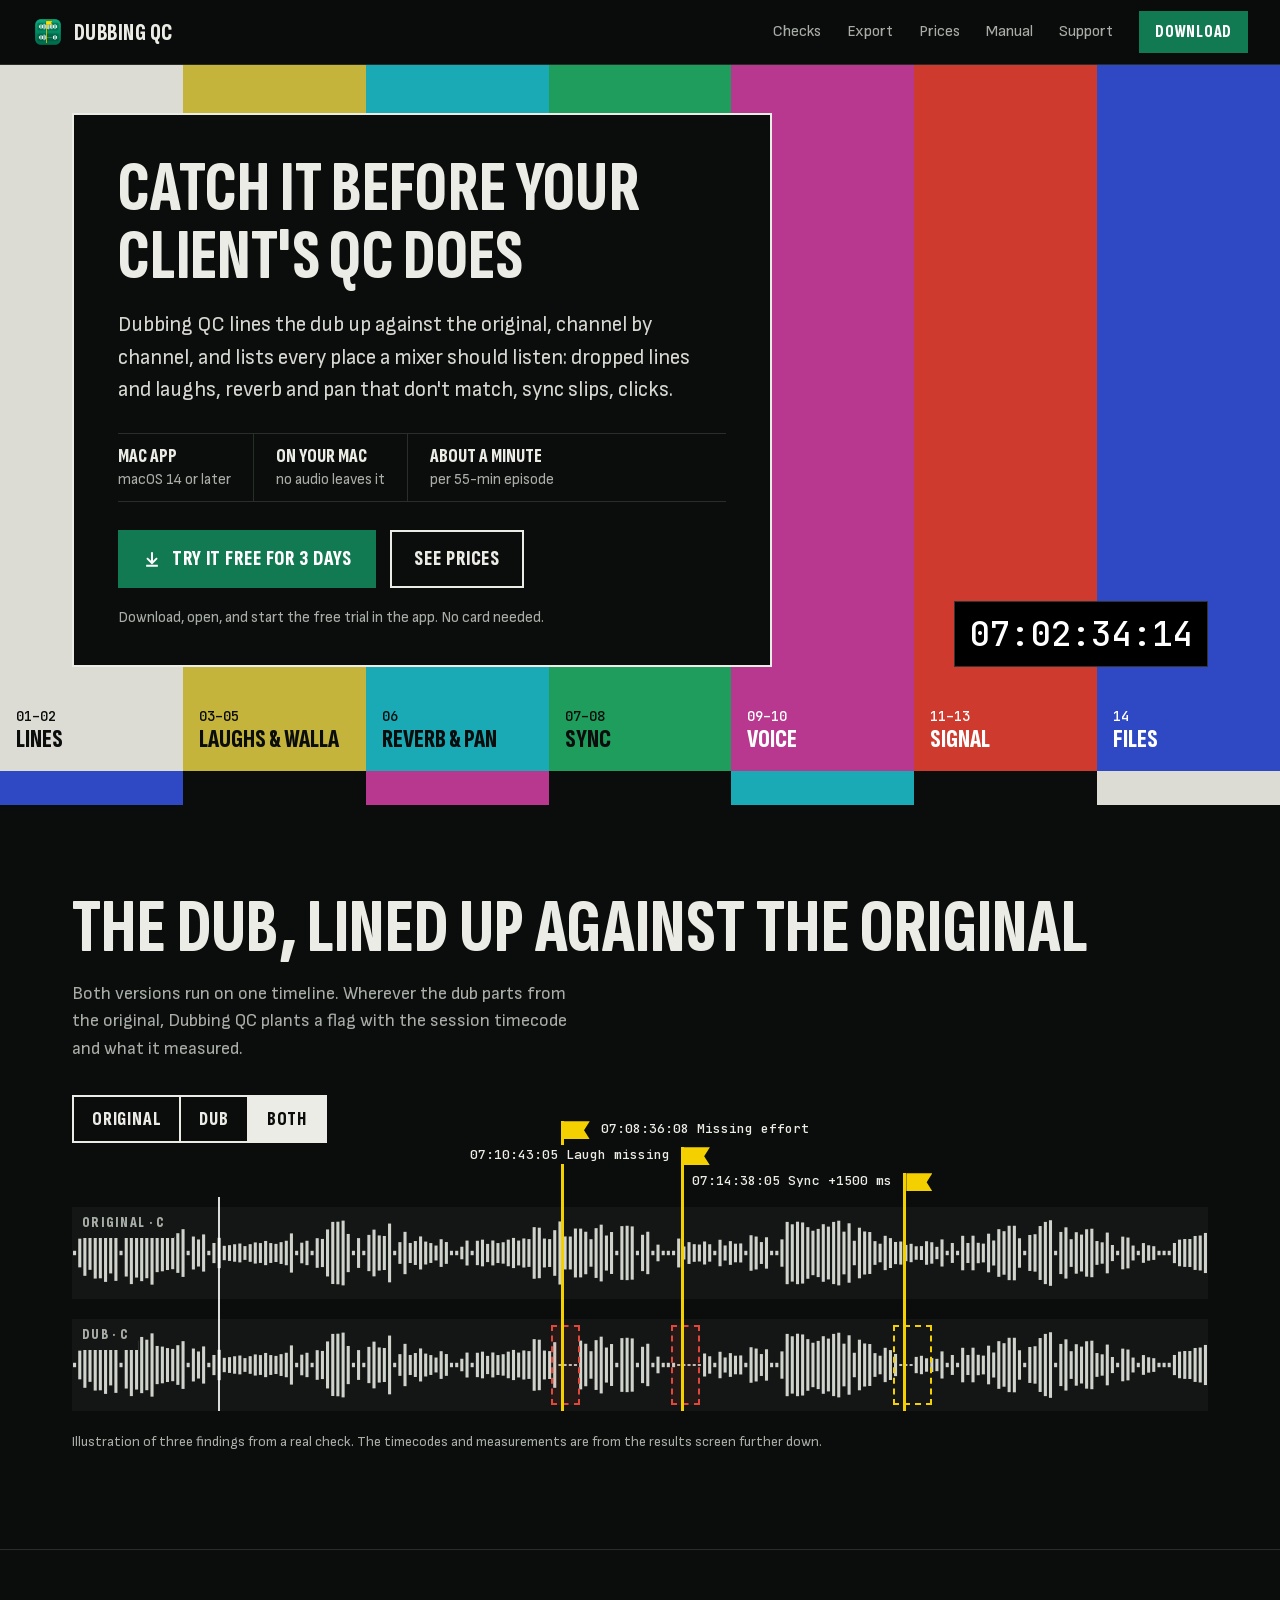
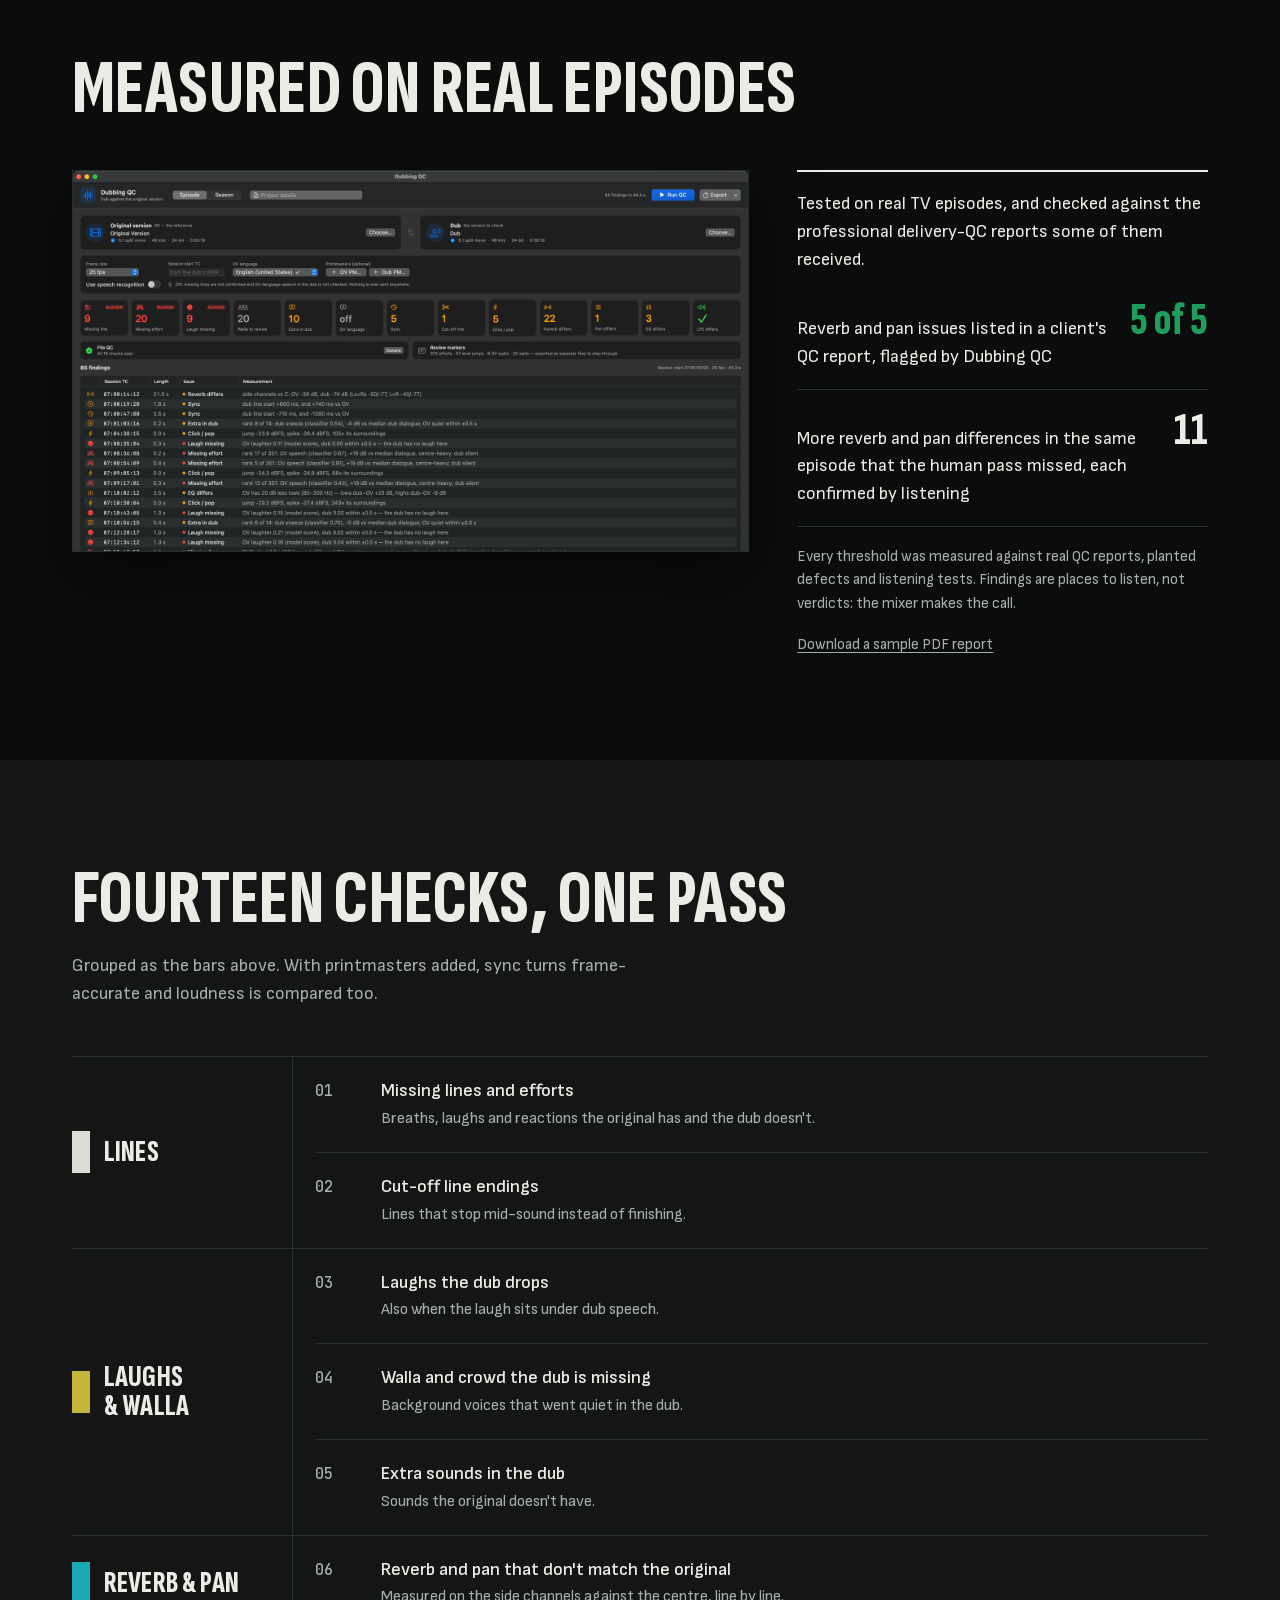
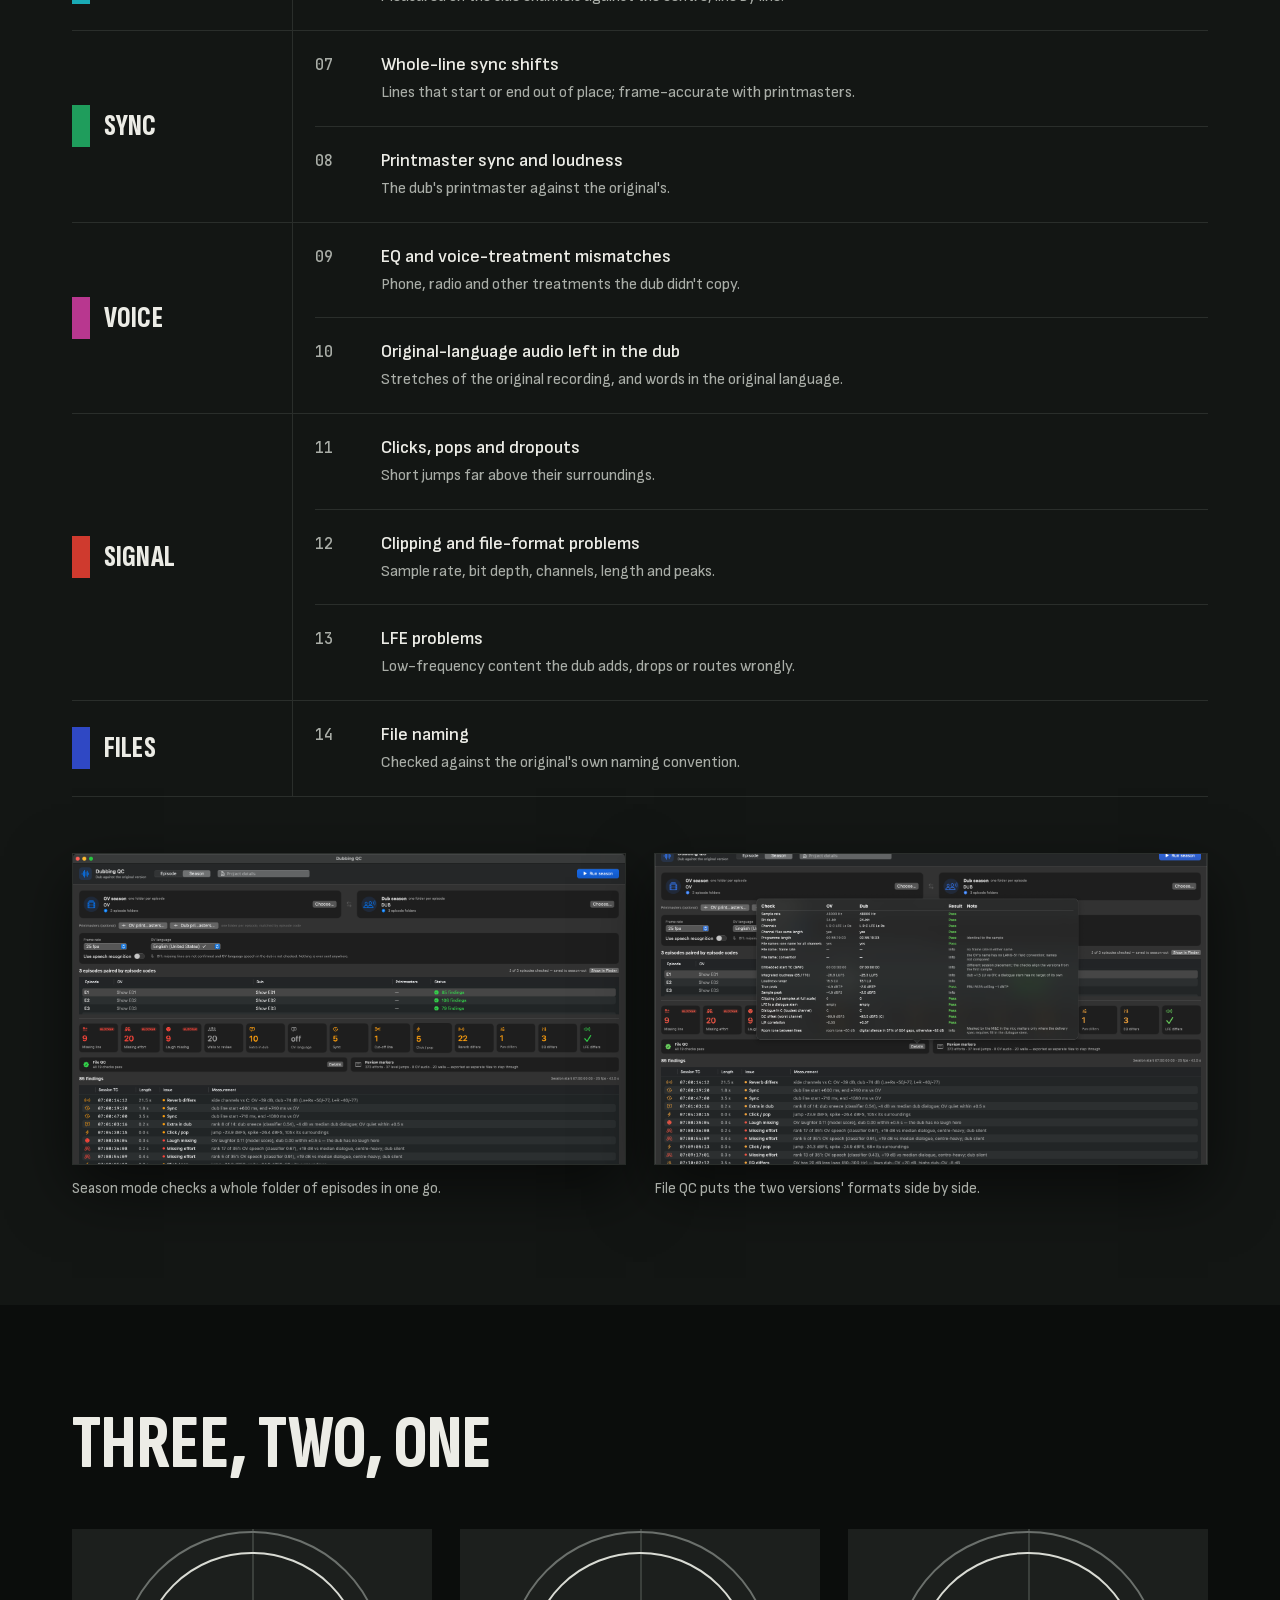
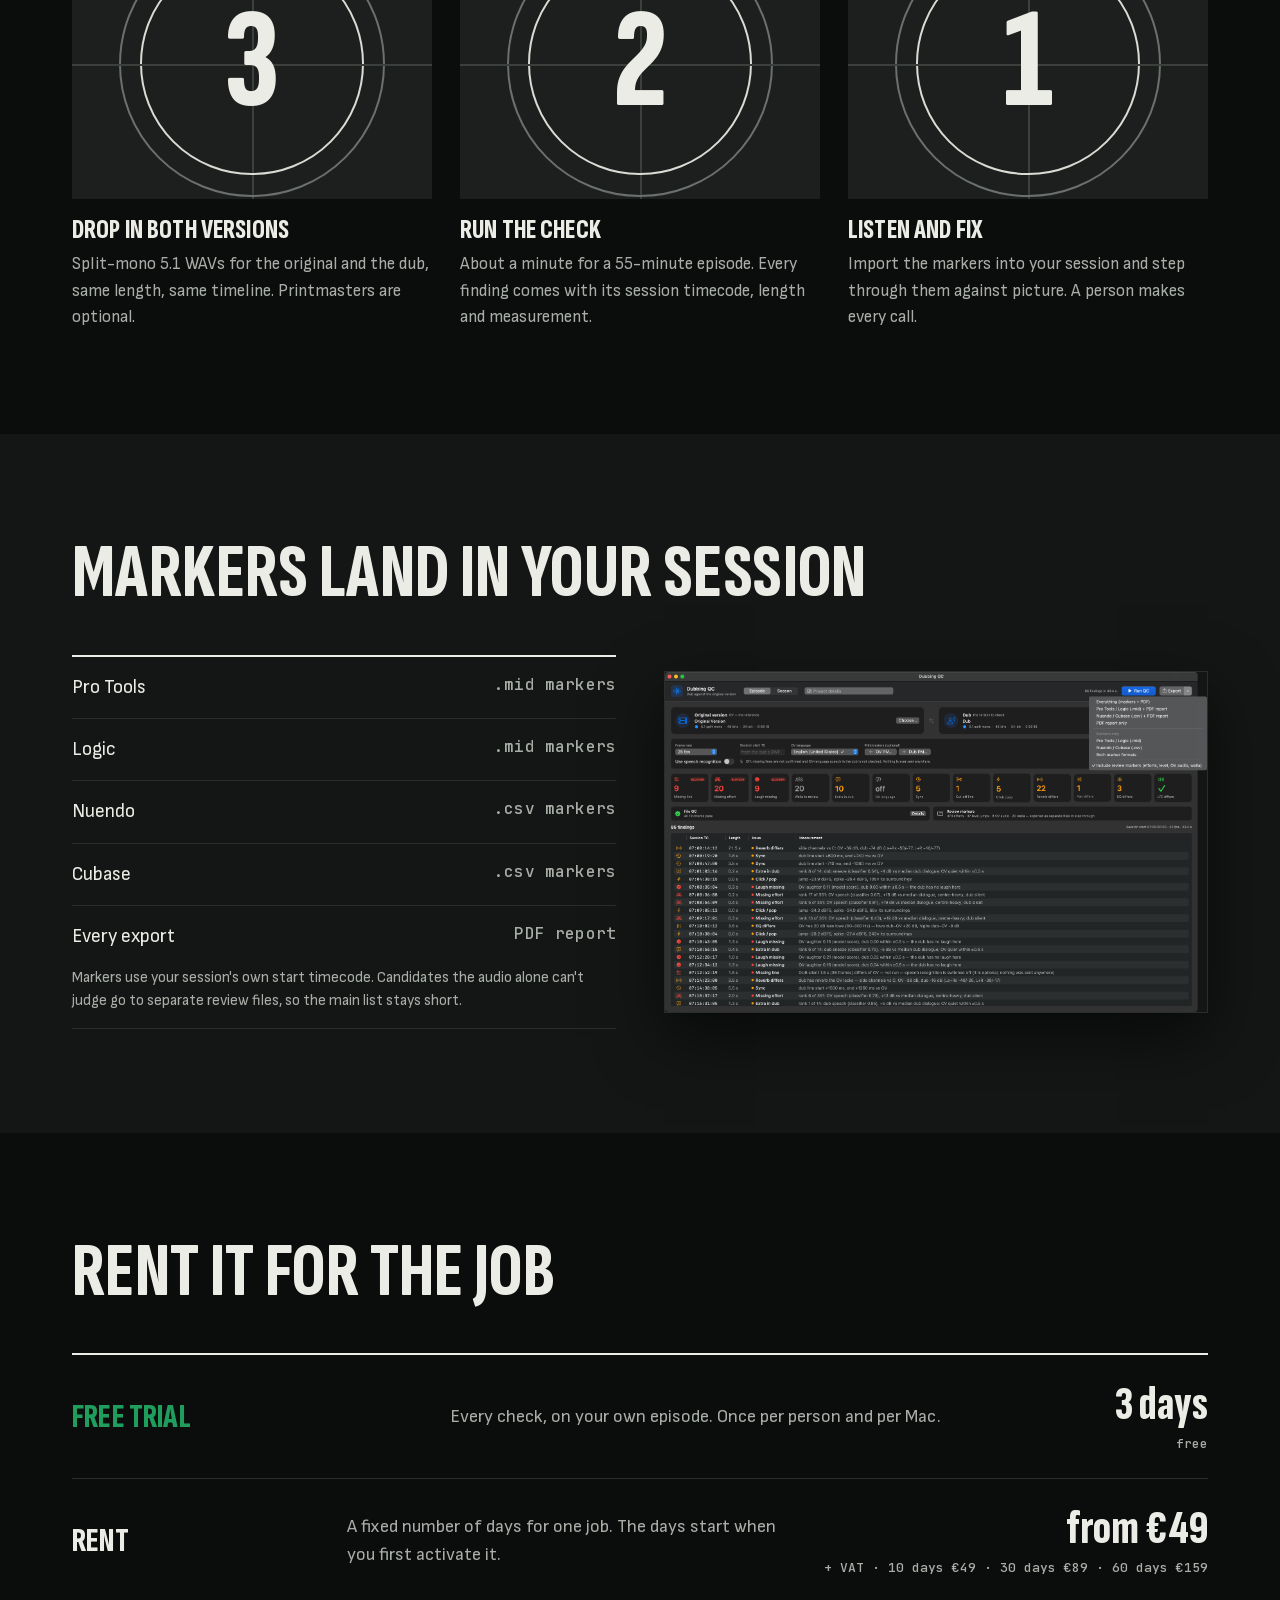
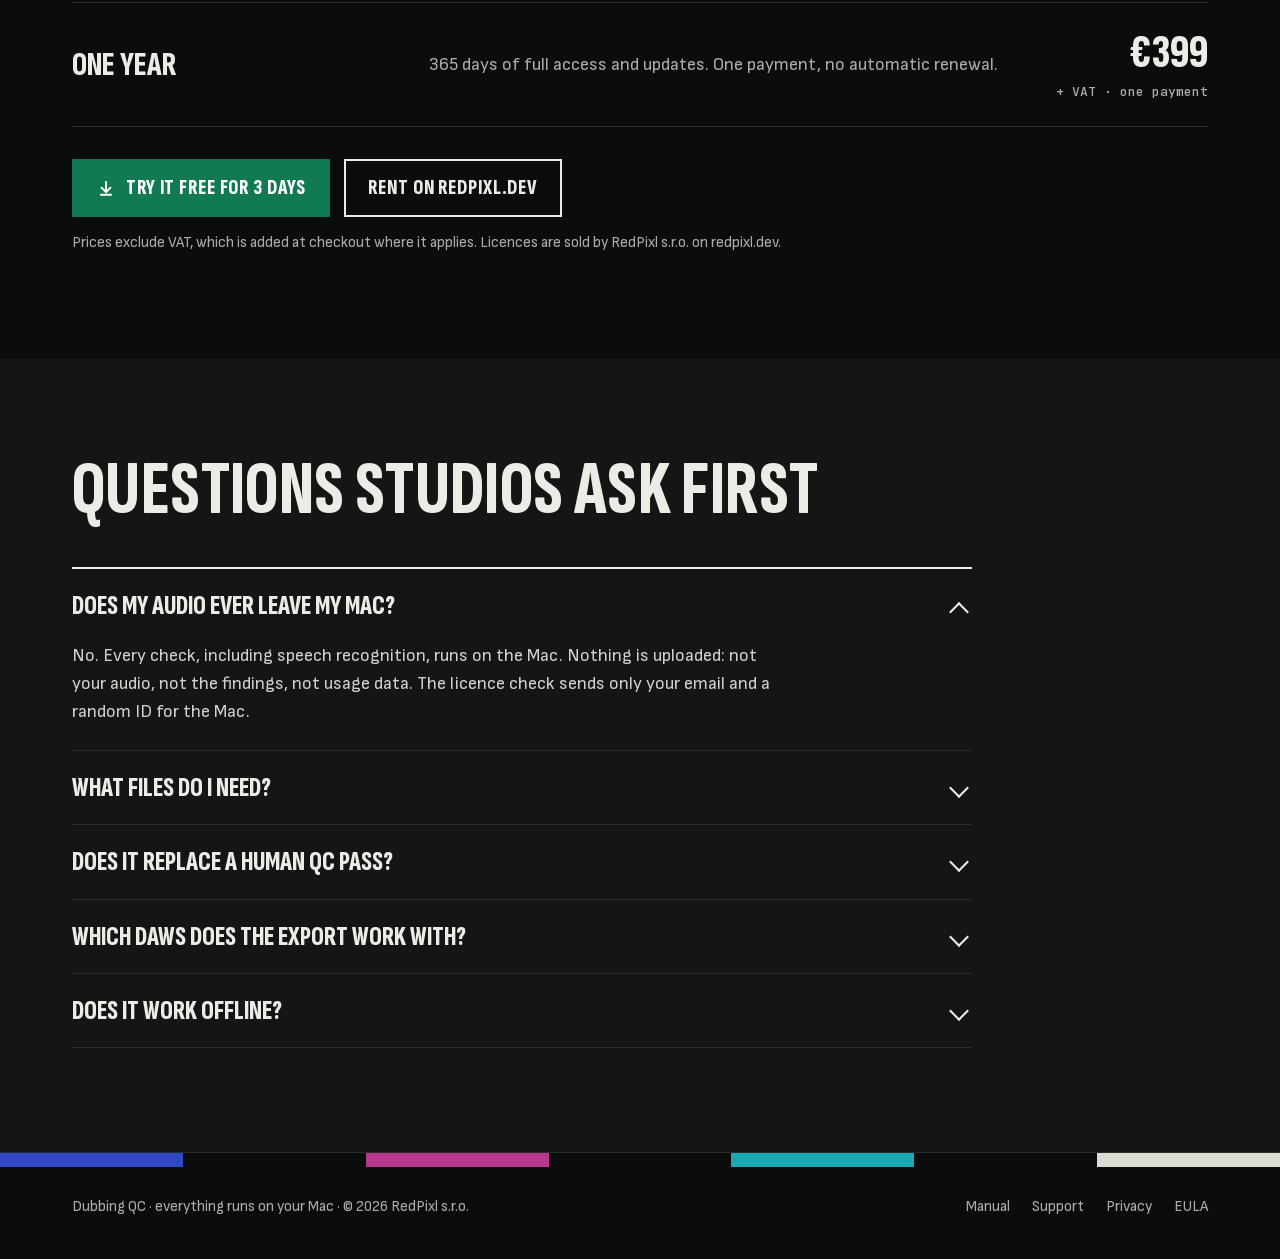
<file: index.html>
<!doctype html>
<html lang="en">
<head>
<meta charset="utf-8">
<link rel="canonical" href="https://dubbingqc.com/">
<meta name="viewport" content="width=device-width, initial-scale=1">
<title>Dubbing QC — Check a Dub Against the Original, Before You Ship It</title>
<meta name="description" content="Mac app for dubbing studios. Compares the dub with the original and marks missing lines, laughs, reverb, pan and sync issues in your DAW. Free 3-day trial.">
<meta name="theme-color" content="#0b0d0c">
<link rel="icon" href="favicon-32.png" sizes="32x32">
<link rel="icon" href="icon-512.png" sizes="512x512">
<link rel="apple-touch-icon" href="apple-touch-icon.png">

<!-- Open Graph / social -->
<meta property="og:url" content="https://dubbingqc.com/">
<meta property="og:type" content="website">
<meta property="og:title" content="Dubbing QC — Check a Dub Against the Original, Before You Ship It">
<meta property="og:description" content="Mac app for dubbing studios. Compares the dub with the original and marks missing lines, laughs, reverb, pan and sync issues in your DAW. Free 3-day trial.">
<meta property="og:image" content="https://dubbingqc.com/og.png">
<meta property="og:image:width" content="1200">
<meta property="og:image:height" content="630">
<meta property="og:image:alt" content="Dubbing QC: Catch it before your client's QC does">
<meta name="twitter:image" content="https://dubbingqc.com/og.png">
<meta name="twitter:card" content="summary_large_image">
<script type="application/ld+json">
{
 "@context": "https://schema.org",
 "@type": "SoftwareApplication",
 "name": "Dubbing QC",
 "applicationCategory": "MultimediaApplication",
 "operatingSystem": "macOS 14 or later",
 "url": "https://dubbingqc.com/",
 "downloadUrl": "https://dubbingqc.com/download/",
 "description": "Compares a dub's dialogue stems with the original version and lists the places a mixer should listen to: missing lines and efforts, laughs and walla, reverb and pan differences, sync shifts, clicks, file problems. Exports DAW markers for Pro Tools, Logic, Nuendo and Cubase plus a PDF report. Runs entirely on the Mac.",
 "image": "https://dubbingqc.com/og.png",
 "screenshot": "https://dubbingqc.com/shot-results.png",
 "publisher": {
  "@type": "Organization",
  "name": "RedPixl s.r.o.",
  "url": "https://redpixl.dev/"
 },
 "offers": [
  {
   "@type": "Offer",
   "name": "Free 3-day trial",
   "price": "0",
   "priceCurrency": "EUR",
   "url": "https://dubbingqc.com/download/",
   "priceSpecification": {
    "@type": "UnitPriceSpecification",
    "valueAddedTaxIncluded": false,
    "price": "0",
    "priceCurrency": "EUR"
   }
  },
  {
   "@type": "Offer",
   "name": "Rent, 10 days",
   "price": "49",
   "priceCurrency": "EUR",
   "url": "https://redpixl.dev/apps/dubbing-qc/#buy",
   "priceSpecification": {
    "@type": "UnitPriceSpecification",
    "valueAddedTaxIncluded": false,
    "price": "49",
    "priceCurrency": "EUR"
   }
  },
  {
   "@type": "Offer",
   "name": "Rent, 30 days",
   "price": "89",
   "priceCurrency": "EUR",
   "url": "https://redpixl.dev/apps/dubbing-qc/#buy",
   "priceSpecification": {
    "@type": "UnitPriceSpecification",
    "valueAddedTaxIncluded": false,
    "price": "89",
    "priceCurrency": "EUR"
   }
  },
  {
   "@type": "Offer",
   "name": "Rent, 60 days",
   "price": "159",
   "priceCurrency": "EUR",
   "url": "https://redpixl.dev/apps/dubbing-qc/#buy",
   "priceSpecification": {
    "@type": "UnitPriceSpecification",
    "valueAddedTaxIncluded": false,
    "price": "159",
    "priceCurrency": "EUR"
   }
  },
  {
   "@type": "Offer",
   "name": "One year",
   "price": "399",
   "priceCurrency": "EUR",
   "url": "https://redpixl.dev/apps/dubbing-qc/#buy",
   "priceSpecification": {
    "@type": "UnitPriceSpecification",
    "valueAddedTaxIncluded": false,
    "price": "399",
    "priceCurrency": "EUR"
   }
  }
 ]
}
</script>
<link rel="preload" href="fonts/sofia-sans-extra-condensed-latin.woff2" as="font" type="font/woff2" crossorigin>
<link rel="preload" href="fonts/sofia-sans-latin.woff2" as="font" type="font/woff2" crossorigin>
<link rel="stylesheet" href="home.css">
</head>
<body id="top">

<header class="top"><div class="wrap">
  <a class="mark" href="/"><img src="icon-512.png" alt="" width="32" height="32">Dubbing QC</a>
  <nav aria-label="Main">
    <a href="#checks">Checks</a>
    <a href="#export">Export</a>
    <a href="#prices">Prices</a>
    <a href="manual.html">Manual</a>
    <a href="forum/">Support</a>
    <a class="btn btn-go" href="download/">Download</a>
  </nav>
</div></header>

<main>
  <section class="lineup" aria-labelledby="hero-title">
    <nav class="bars" aria-label="Check families">
      <a href="#f-lines" style="background:var(--b-white)"><span>01–02</span><b>Lines</b></a>
      <a href="#f-laughs" style="background:var(--b-yellow)"><span>03–05</span><b>Laughs &amp; walla</b></a>
      <a href="#f-space" style="background:var(--b-cyan)"><span>06</span><b>Reverb &amp; pan</b></a>
      <a href="#f-sync" style="background:var(--b-green)"><span>07–08</span><b>Sync</b></a>
      <a class="inv" href="#f-voice" style="background:var(--b-magenta)"><span>09–10</span><b>Voice</b></a>
      <a class="inv" href="#f-signal" style="background:var(--b-red)"><span>11–13</span><b>Signal</b></a>
      <a class="inv" href="#f-files" style="background:var(--b-blue)"><span>14</span><b>Files</b></a>
    </nav>
    <div class="pluge" aria-hidden="true"><i style="background:var(--b-blue)"></i><i></i><i style="background:var(--b-magenta)"></i><i></i><i style="background:var(--b-cyan)"></i><i></i><i style="background:var(--b-white)"></i></div>

    <div class="slate">
      <h1 id="hero-title">Catch it before your client's QC does</h1>
      <p class="promise">Dubbing QC lines the dub up against the original, channel by channel, and lists every place a mixer should listen: dropped lines and laughs, reverb and pan that don't match, sync slips, clicks.</p>
      <div class="fields">
        <div><b>Mac app</b>macOS 14 or later</div>
        <div><b>On your Mac</b>no audio leaves it</div>
        <div><b>About a minute</b>per 55-min episode</div>
      </div>
      <div class="actions">
        <a class="btn btn-go" href="download/">
          <svg viewBox="0 0 24 24" fill="none" stroke="currentColor" stroke-width="2.4" aria-hidden="true"><path d="M12 4v12M6 11l6 6 6-6M5 20h14"/></svg>Try it free for 3 days</a>
        <a class="btn btn-line" href="#prices">See prices</a>
        <small>Download, open, and start the free trial in the app. No card needed.</small>
      </div>
    </div>
    <div class="burnin tc" aria-hidden="true" data-clock>07:00:00:00</div>
  </section>

  <section class="tracks" aria-labelledby="tracks-title">
    <div class="wrap">
      <div class="tracks-head">
        <div>
          <h2 id="tracks-title">The dub, lined up against the original</h2>
          <p>Both versions run on one timeline. Wherever the dub parts from the original, Dubbing QC plants a flag with the session timecode and what it measured.</p>
        </div>
        <div class="switch" role="group" aria-label="Show">
          <button type="button" data-view="ov" aria-pressed="false">Original</button>
          <button type="button" data-view="dub" aria-pressed="false">Dub</button>
          <button type="button" data-view="both" aria-pressed="true">Both</button>
        </div>
      </div>
      <div class="stage" data-view="both">
        <div class="lane lane-ov"><span class="lane-label">Original · C</span><svg data-wave="ov" preserveAspectRatio="none" aria-hidden="true"></svg></div>
        <div class="lane lane-dub"><span class="lane-label">Dub · C</span><svg data-wave="dub" preserveAspectRatio="none" aria-hidden="true"></svg></div>
        <div class="playhead" aria-hidden="true"></div>
      </div>
      <ol class="legend" aria-label="Findings"></ol>
      <p class="stage-note">Illustration of three findings from a real check. The timecodes and measurements are from the results screen further down.</p>
    </div>
  </section>

  <section class="proof" aria-labelledby="proof-title">
    <div class="wrap">
      <h2 id="proof-title">Measured on real episodes</h2>
      <div class="proof-grid">
        <a class="shot crop" href="shot-results.png" data-caption="A full check of a 55-minute episode: every finding with session timecode, length and what was measured.">
          <img src="shot-results.png" alt="Dubbing QC results: check tiles with Blocker flags and a findings table with session timecodes and measurements." width="3316" height="2114" loading="lazy">
        </a>
        <div class="ledger">
          <p style="margin:18px 0 6px">Tested on real TV episodes, and checked against the professional delivery-QC reports some of them received.</p>
          <div class="ledger-row"><span>Reverb and pan issues listed in a client's QC report, flagged by Dubbing QC</span><b class="ok">5 of 5</b></div>
          <div class="ledger-row"><span>More reverb and pan differences in the same episode that the human pass missed, each confirmed by listening</span><b class="extra">11</b></div>
          <p class="small">Every threshold was measured against real QC reports, planted defects and listening tests. Findings are places to listen, not verdicts: the mixer makes the call.</p>
          <p class="small"><a href="Dubbing-QC-Sample-Report.pdf">Download a sample PDF report</a></p>
        </div>
      </div>
    </div>
  </section>

  <section class="checks" id="checks" aria-labelledby="checks-title">
    <div class="wrap">
      <h2 id="checks-title">Fourteen checks, one pass</h2>
      <p class="intro">Grouped as the bars above. With printmasters added, sync turns frame-accurate and loudness is compared too.</p>
      <div class="families">
        <div class="family" id="f-lines"><h3><i style="background:var(--b-white)"></i>Lines</h3><ol>
          <li><span class="tc">01</span><div><b>Missing lines and efforts</b><p>Breaths, laughs and reactions the original has and the dub doesn't.</p></div></li>
          <li><span class="tc">02</span><div><b>Cut-off line endings</b><p>Lines that stop mid-sound instead of finishing.</p></div></li></ol></div>
        <div class="family" id="f-laughs"><h3><i style="background:var(--b-yellow)"></i>Laughs &amp; walla</h3><ol>
          <li><span class="tc">03</span><div><b>Laughs the dub drops</b><p>Also when the laugh sits under dub speech.</p></div></li>
          <li><span class="tc">04</span><div><b>Walla and crowd the dub is missing</b><p>Background voices that went quiet in the dub.</p></div></li>
          <li><span class="tc">05</span><div><b>Extra sounds in the dub</b><p>Sounds the original doesn't have.</p></div></li></ol></div>
        <div class="family" id="f-space"><h3><i style="background:var(--b-cyan)"></i>Reverb &amp; pan</h3><ol>
          <li><span class="tc">06</span><div><b>Reverb and pan that don't match the original</b><p>Measured on the side channels against the centre, line by line.</p></div></li></ol></div>
        <div class="family" id="f-sync"><h3><i style="background:var(--b-green)"></i>Sync</h3><ol>
          <li><span class="tc">07</span><div><b>Whole-line sync shifts</b><p>Lines that start or end out of place; frame-accurate with printmasters.</p></div></li>
          <li><span class="tc">08</span><div><b>Printmaster sync and loudness</b><p>The dub's printmaster against the original's.</p></div></li></ol></div>
        <div class="family" id="f-voice"><h3><i style="background:var(--b-magenta)"></i>Voice</h3><ol>
          <li><span class="tc">09</span><div><b>EQ and voice-treatment mismatches</b><p>Phone, radio and other treatments the dub didn't copy.</p></div></li>
          <li><span class="tc">10</span><div><b>Original-language audio left in the dub</b><p>Stretches of the original recording, and words in the original language.</p></div></li></ol></div>
        <div class="family" id="f-signal"><h3><i style="background:var(--b-red)"></i>Signal</h3><ol>
          <li><span class="tc">11</span><div><b>Clicks, pops and dropouts</b><p>Short jumps far above their surroundings.</p></div></li>
          <li><span class="tc">12</span><div><b>Clipping and file-format problems</b><p>Sample rate, bit depth, channels, length and peaks.</p></div></li>
          <li><span class="tc">13</span><div><b>LFE problems</b><p>Low-frequency content the dub adds, drops or routes wrongly.</p></div></li></ol></div>
        <div class="family" id="f-files"><h3><i style="background:var(--b-blue)"></i>Files</h3><ol>
          <li><span class="tc">14</span><div><b>File naming</b><p>Checked against the original's own naming convention.</p></div></li></ol></div>
      </div>
      <div class="pair">
        <figure style="margin:0"><a class="shot crop" href="shot-season.png" data-caption="Season mode: one folder of episodes per side. Episodes pair by their episode code and run one after another, each saved as it finishes.">
          <img src="shot-season.png" alt="Season mode: three episodes paired by episode code, each checked, with the first episode's results below." width="3316" height="2114" loading="lazy"></a>
          <figcaption>Season mode checks a whole folder of episodes in one go.</figcaption></figure>
        <figure style="margin:0"><a class="shot crop crop-mid" href="shot-fileqc.png" data-caption="File QC: format, length, loudness, true peak and naming of the original and the dub, side by side.">
          <img src="shot-fileqc.png" alt="File QC details: sample rate, channels, length, loudness and true peak of the original and the dub, side by side." width="3316" height="2114" loading="lazy"></a>
          <figcaption>File QC puts the two versions' formats side by side.</figcaption></figure>
      </div>
    </div>
  </section>

  <section class="count" aria-labelledby="count-title">
    <div class="wrap">
      <h2 id="count-title">Three, two, one</h2>
      <div class="leader">
        <figure><div class="dial" aria-hidden="true"><span class="ring"></span><span class="ring"></span><b>3</b></div>
          <figcaption><h3>Drop in both versions</h3><p>Split-mono 5.1 WAVs for the original and the dub, same length, same timeline. Printmasters are optional.</p></figcaption></figure>
        <figure><div class="dial" aria-hidden="true"><span class="ring"></span><span class="ring"></span><b>2</b></div>
          <figcaption><h3>Run the check</h3><p>About a minute for a 55-minute episode. Every finding comes with its session timecode, length and measurement.</p></figcaption></figure>
        <figure><div class="dial" aria-hidden="true"><span class="ring"></span><span class="ring"></span><b>1</b></div>
          <figcaption><h3>Listen and fix</h3><p>Import the markers into your session and step through them against picture. A person makes every call.</p></figcaption></figure>
      </div>
    </div>
  </section>

  <section class="export" id="export" aria-labelledby="export-title">
    <div class="wrap">
      <h2 id="export-title">Markers land in your session</h2>
      <div class="export-grid">
        <div class="formats">
          <div><span>Pro Tools</span><span class="tc">.mid markers</span></div>
          <div><span>Logic</span><span class="tc">.mid markers</span></div>
          <div><span>Nuendo</span><span class="tc">.csv markers</span></div>
          <div><span>Cubase</span><span class="tc">.csv markers</span></div>
          <div><span>Every export</span><span class="tc">PDF report</span>
            <p>Markers use your session's own start timecode. Candidates the audio alone can't judge go to separate review files, so the main list stays short.</p></div>
        </div>
        <a class="shot" href="extra-screenshots/shot-export-menu.png" data-caption="The arrow next to Export: everything, a DAW-specific bundle with the PDF, the PDF alone, or markers only in either format.">
          <img src="extra-screenshots/shot-export-menu.png" alt="The Export menu: everything, Pro Tools or Logic plus PDF, Nuendo or Cubase plus PDF, PDF only, and markers-only options." width="3374" height="2114" loading="lazy"></a>
      </div>
    </div>
  </section>

  <section class="prices" id="prices" aria-labelledby="prices-title">
    <div class="wrap">
      <h2 id="prices-title">Rent it for the job</h2>
      <div class="rate">
        <div class="rate-row trial"><h3>Free trial</h3><p>Every check, on your own episode. Once per person and per Mac.</p><div class="amount">3 days<small>free</small></div></div>
        <div class="rate-row"><h3>Rent</h3><p>A fixed number of days for one job. The days start when you first activate it.</p><div class="amount">from €49<small>+ VAT · 10 days €49 · 30 days €89 · 60 days €159</small></div></div>
        <div class="rate-row"><h3>One year</h3><p>365 days of full access and updates. One payment, no automatic renewal.</p><div class="amount">€399<small>+ VAT · one payment</small></div></div>
      </div>
      <div class="rate-actions">
        <a class="btn btn-go" href="download/">
          <svg viewBox="0 0 24 24" fill="none" stroke="currentColor" stroke-width="2.4" aria-hidden="true"><path d="M12 4v12M6 11l6 6 6-6M5 20h14"/></svg>Try it free for 3 days</a>
        <a class="btn btn-line" href="https://redpixl.dev/apps/dubbing-qc/#buy">Rent on redpixl.dev</a>
        <p>Prices exclude VAT, which is added at checkout where it applies. Licences are sold by RedPixl s.r.o. on redpixl.dev.</p>
      </div>
    </div>
  </section>

  <section class="faq" aria-labelledby="faq-title">
    <div class="wrap">
      <h2 id="faq-title">Questions studios ask first</h2>
      <div class="faq-list">
        <details open><summary>Does my audio ever leave my Mac?</summary>
          <p>No. Every check, including speech recognition, runs on the Mac. Nothing is uploaded: not your audio, not the findings, not usage data. The licence check sends only your email and a random ID for the Mac.</p></details>
        <details><summary>What files do I need?</summary>
          <p>Split-mono 5.1 WAVs for the original and the dub, same length and timeline. Printmasters are optional and add frame-accurate sync and loudness checks.</p></details>
        <details><summary>Does it replace a human QC pass?</summary>
          <p>No. It's a first pass that never gets tired. Checked against a client's QC report, it flagged every reverb and pan issue listed and found eleven more the human pass had missed. A person still makes the final call on everything it lists.</p></details>
        <details><summary>Which DAWs does the export work with?</summary>
          <p>Pro Tools and Logic get MIDI marker files; Nuendo and Cubase get CSV. A PDF report comes with every export.</p></details>
        <details><summary>Does it work offline?</summary>
          <p>Yes. Activating needs the internet once; after that the licence works without a network until it ends.</p></details>
      </div>
    </div>
  </section>
</main>

<footer class="foot">
  <div class="pluge" aria-hidden="true"><i style="background:var(--b-blue)"></i><i></i><i style="background:var(--b-magenta)"></i><i></i><i style="background:var(--b-cyan)"></i><i></i><i style="background:var(--b-white)"></i></div>
  <div class="wrap">
    <p>Dubbing QC · everything runs on your Mac · © 2026 RedPixl s.r.o.</p>
    <nav aria-label="Footer"><a href="manual.html">Manual</a><a href="forum/">Support</a><a href="privacy.html">Privacy</a><a href="eula.html">EULA</a></nav>
  </div>
</footer>

<div id="lb" class="lb" tabindex="-1" role="dialog" aria-modal="true" aria-label="Screenshot">
  <p id="lb-cap"></p>
</div>

<script>
(function () {
  // Lightbox
  var lb = document.getElementById('lb'), lbCap = document.getElementById('lb-cap'), lbImg = document.createElement('img');
  lb.insertBefore(lbImg, lbCap);
  document.querySelectorAll('a.shot').forEach(function (a) {
    a.addEventListener('click', function (e) {
      e.preventDefault();
      lbImg.src = a.getAttribute('href');
      lbImg.alt = (a.querySelector('img') || {}).alt || '';
      lbCap.textContent = a.getAttribute('data-caption') || '';
      opener = a;
      lb.classList.add('open');
      lb.focus();
    });
  });
  var opener = null;
  function closeLb() { if (!lb.classList.contains('open')) return; lb.classList.remove('open'); if (opener) opener.focus(); }
  lb.onclick = closeLb;
  document.addEventListener('keydown', function (e) { if (e.key === 'Escape' || (e.key === 'Enter' && document.activeElement === lb)) closeLb(); });

  // The lined-up tracks: one deterministic waveform, the dub a copy with real gaps and one late line.
  var START = 7 * 3600, SPAN = 20 * 60;           // 07:00:00 to 07:20:00
  var finds = [
    { t: 8 * 60 + 36.3, len: 0.6, kind: 'gap',   label: '07:08:36:08 Missing effort' },
    { t: 10 * 60 + 43.2, len: 1.3, kind: 'gap',  label: '07:10:43:05 Laugh missing' },
    { t: 14 * 60 + 38.2, len: 5.5, kind: 'shift', label: '07:14:38:05 Sync +1500 ms' }
  ];
  var N = 220, seed = 7, amp = [];
  function rnd() { seed = (seed * 16807) % 2147483647; return seed / 2147483647; }
  for (var i = 0; i < N; i++) { var s = Math.sin(i / 7) * 0.25 + 0.55; amp.push(rnd() < 0.12 ? 0.06 : Math.max(0.08, Math.min(1, s * (0.45 + rnd() * 0.75)))); }
  function x(t) { return t / SPAN * 100; }
  function draw(svg, dub) {
    var w = 1000, h = 100, bw = w / N, out = '';
    for (var i = 0; i < N; i++) {
      var t = i / N * SPAN, a = amp[i];
      if (dub) finds.forEach(function (f) {
        var pad = SPAN / N * 1.5;
        if (f.kind === 'gap' && t > f.t - pad && t < f.t + f.len + pad * 2) a = 0;
        if (f.kind === 'shift' && t > f.t - pad && t < f.t + pad * 1.2) a = 0;
        if (f.kind === 'shift' && t >= f.t + pad * 1.2 && t < f.t + pad * 3.5) a = amp[Math.max(0, i - 2)];
      });
      var bh = Math.max(2, a * 80);
      out += '<rect x="' + (i * bw + bw * 0.2).toFixed(1) + '" y="' + ((h - bh) / 2).toFixed(1) + '" width="' + (bw * 0.6).toFixed(1) + '" height="' + bh.toFixed(1) + '"/>';
    }
    svg.setAttribute('viewBox', '0 0 ' + w + ' ' + h);
    svg.innerHTML = out;
  }
  draw(document.querySelector('[data-wave="ov"]'), false);
  draw(document.querySelector('[data-wave="dub"]'), true);
  var stage = document.querySelector('.stage'), dubLane = document.querySelector('.lane-dub'), flags = [];
  finds.forEach(function (f) {
    var box = document.createElement('span');
    box.className = f.kind === 'gap' ? 'gapbox' : 'shift';
    box.style.left = (x(f.t) - 0.9) + '%';
    box.style.width = f.kind === 'gap' ? '2.6%' : '3.4%';
    dubLane.appendChild(box);
    var fl = document.createElement('span');
    fl.className = 'flag';
    fl.style.left = x(f.t) + '%';
    fl.style.setProperty('--lift', ((finds.length - 1 - flags.length) * 26) + 'px');
    if (x(f.t) > 45) fl.classList.add('flip');
    fl.innerHTML = '<span>' + f.label + '</span>';
    stage.appendChild(fl);
    flags.push({ el: fl, t: f.t });
    var li = document.createElement('li'); li.className = 'tc'; li.textContent = f.label; document.querySelector('.legend').appendChild(li);
  });

  // One switch transforms the demo.
  document.querySelectorAll('.switch button').forEach(function (b) {
    b.addEventListener('click', function () {
      document.querySelectorAll('.switch button').forEach(function (o) { o.setAttribute('aria-pressed', String(o === b)); });
      stage.setAttribute('data-view', b.getAttribute('data-view'));
    });
  });

  // One clock drives the burnt-in timecode and the playhead.
  var clock = document.querySelector('[data-clock]'), head = document.querySelector('.playhead');
  function pad2(n) { return (n < 10 ? '0' : '') + n; }
  function tc(sec) {
    var s = START + sec, f = Math.floor((s % 1) * 25);
    return pad2(Math.floor(s / 3600)) + ':' + pad2(Math.floor(s / 60) % 60) + ':' + pad2(Math.floor(s) % 60) + ':' + pad2(f);
  }
  function show(sec) {
    clock.textContent = tc(sec);
    head.style.left = x(sec) + '%';
    flags.forEach(function (f) { f.el.classList.toggle('hot', sec >= f.t && sec < f.t + 40); });
  }
  var still = window.matchMedia('(prefers-reduced-motion: reduce)').matches;
  if (still) { show(10 * 60 + 43.2); return; }
  // Run the clock only while the line-up or the tracks are on screen and the tab is visible.
  var LOOP = 24000, t0 = performance.now(), visible = 0, raf = 0;
  function tick(now) { show(((now - t0) % LOOP) / LOOP * SPAN); raf = requestAnimationFrame(tick); }
  function sync() { var on = visible > 0 && !document.hidden; if (on && !raf) raf = requestAnimationFrame(tick); if (!on && raf) { cancelAnimationFrame(raf); raf = 0; } }
  show(0);
  if ('IntersectionObserver' in window) {
    var io = new IntersectionObserver(function (es) { es.forEach(function (e) { visible += e.isIntersecting ? 1 : (e.target._seen ? -1 : 0); e.target._seen = e.isIntersecting; }); visible = Math.max(0, visible); sync(); });
    io.observe(document.querySelector('.lineup')); io.observe(document.querySelector('.tracks'));
  } else { visible = 1; }
  document.addEventListener('visibilitychange', sync);
  sync();
})();
</script>
</body>
</html>
</file>
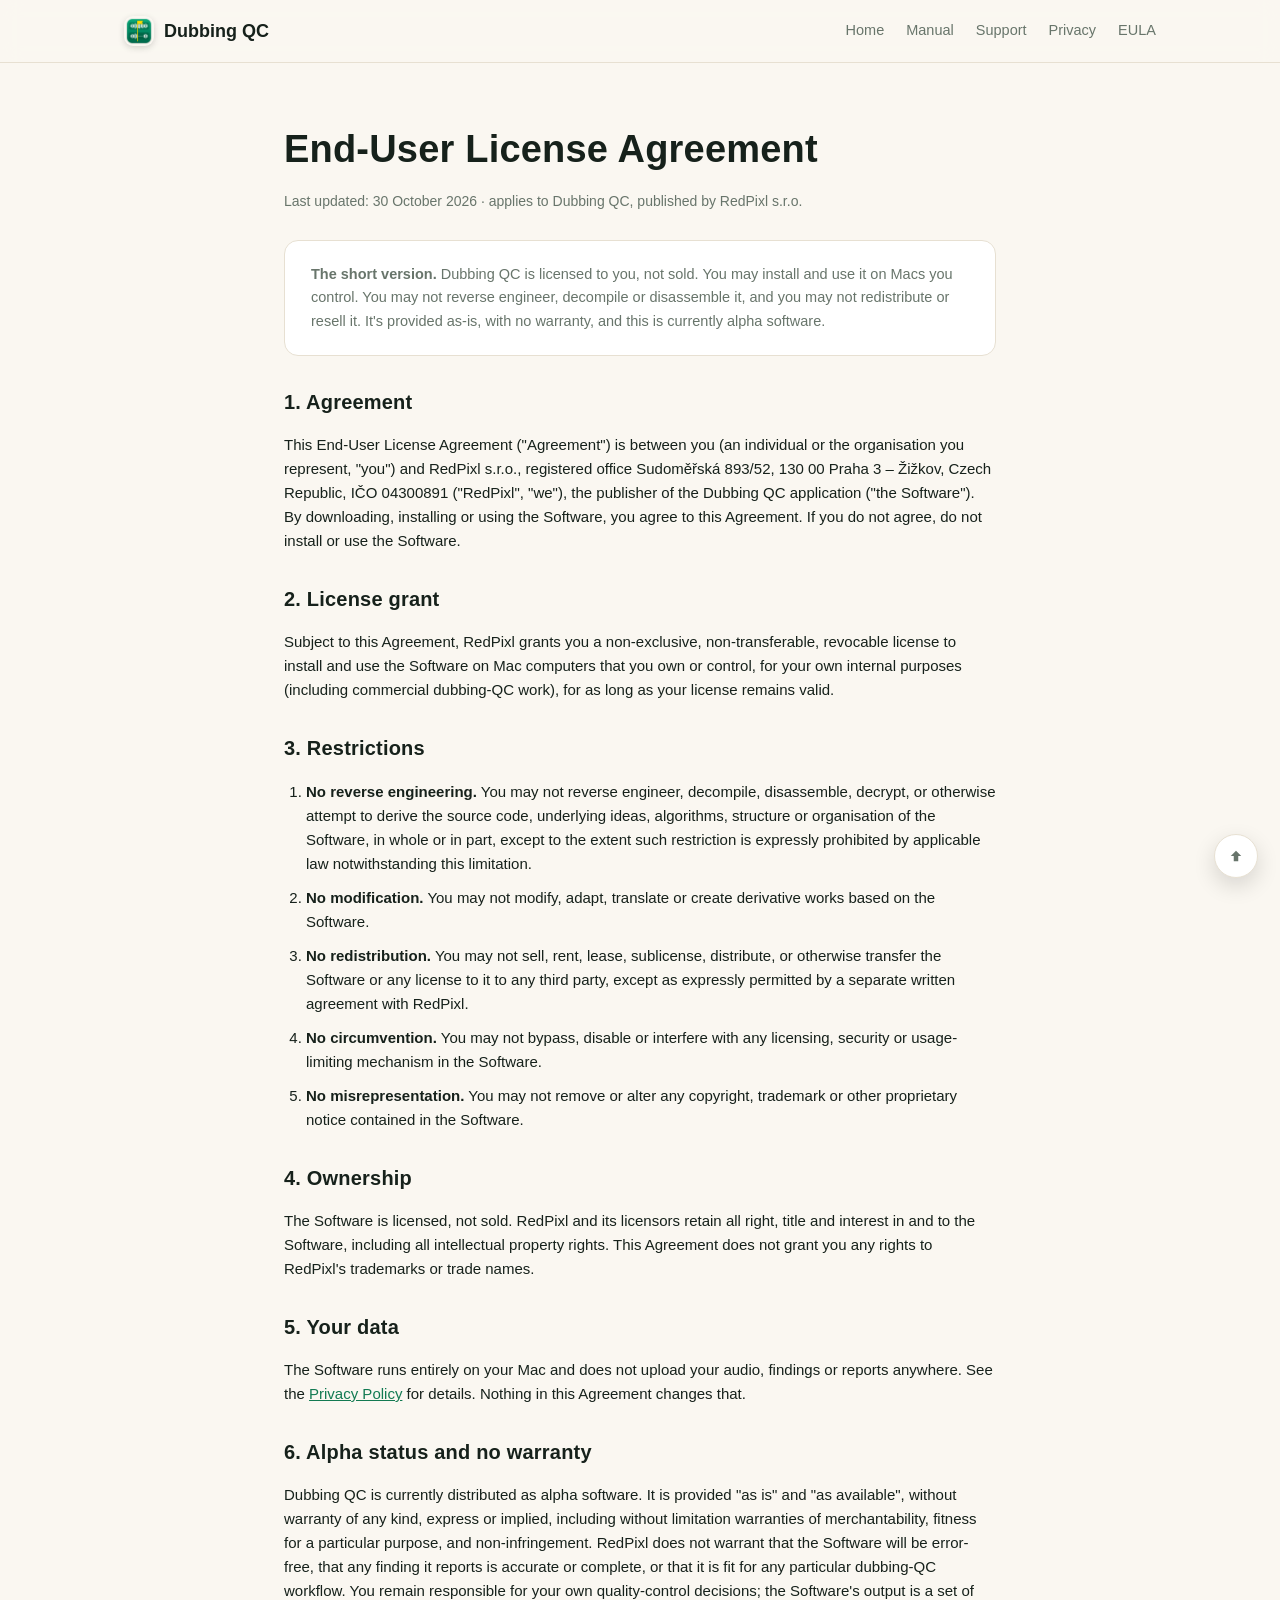
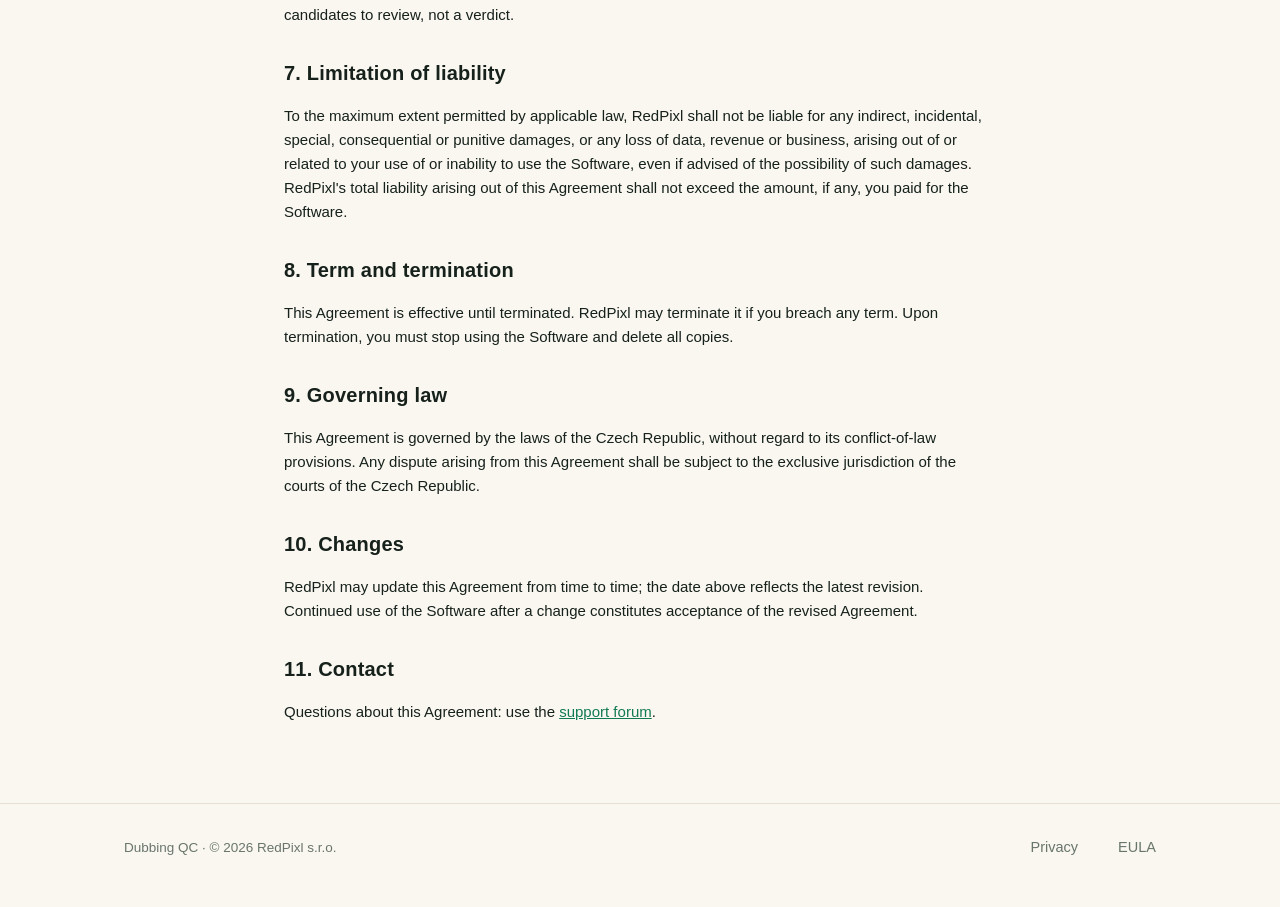
<file: eula.html>
<!doctype html>
<html lang="en">
<head>
<meta charset="utf-8">
<link rel="canonical" href="https://dubbingqc.com/eula.html">
<meta name="viewport" content="width=device-width, initial-scale=1">
<title>End-User License Agreement — Dubbing QC</title>
<meta name="description" content="The End-User License Agreement for Dubbing QC, published by RedPixl s.r.o.">
<meta name="theme-color" content="#127a52">
<link rel="icon" href="favicon-32.png" sizes="32x32">
<link rel="icon" href="icon-512.png" sizes="512x512">
<link rel="apple-touch-icon" href="apple-touch-icon.png">
<link rel="stylesheet" href="style.css">
<style>
  main.wrap { padding: 56px 24px 64px; max-width: 760px; }
  h1 { font-size: 38px; margin: 0 0 10px; }
  .updated { color: var(--muted); font-size: 14px; margin: 0 0 28px; }
  .card { margin: 24px 0; background: var(--surface); border: 1px solid var(--line); border-radius: 14px; padding: 22px 26px; }
  h2 { font-size: 20px; margin: 30px 0 10px; }
  p, li { font-size: 15px; }
  ol.terms { padding-left: 22px; }
  ol.terms li { margin-bottom: 10px; }
</style>
</head>
<body id="top">

<header><div class="wrap">
  <a class="mark" href="/"><img src="icon-512.png" alt="">Dubbing QC</a>
  <nav><a href="/">Home</a><a href="manual.html">Manual</a><a href="forum/">Support</a><a href="privacy.html">Privacy</a><a href="eula.html">EULA</a></nav>
</div></header>

<main class="wrap">
  <h1>End-User License Agreement</h1>
  <p class="updated">Last updated: 30 October 2026 · applies to Dubbing QC, published by RedPixl s.r.o.</p>

  <div class="card">
    <p><strong>The short version.</strong> Dubbing QC is licensed to you, not sold. You may install and use it on Macs you control. You may not reverse engineer, decompile or disassemble it, and you may not redistribute or resell it. It's provided as-is, with no warranty, and this is currently alpha software.</p>
  </div>

  <h2>1. Agreement</h2>
  <p>This End-User License Agreement ("Agreement") is between you (an individual or the organisation you represent, "you") and RedPixl s.r.o., registered office Sudoměřská 893/52, 130 00 Praha 3 &ndash; Žižkov, Czech Republic, IČO 04300891 ("RedPixl", "we"), the publisher of the Dubbing QC application ("the Software"). By downloading, installing or using the Software, you agree to this Agreement. If you do not agree, do not install or use the Software.</p>

  <h2>2. License grant</h2>
  <p>Subject to this Agreement, RedPixl grants you a non-exclusive, non-transferable, revocable license to install and use the Software on Mac computers that you own or control, for your own internal purposes (including commercial dubbing-QC work), for as long as your license remains valid.</p>

  <h2>3. Restrictions</h2>
  <ol class="terms">
    <li><strong>No reverse engineering.</strong> You may not reverse engineer, decompile, disassemble, decrypt, or otherwise attempt to derive the source code, underlying ideas, algorithms, structure or organisation of the Software, in whole or in part, except to the extent such restriction is expressly prohibited by applicable law notwithstanding this limitation.</li>
    <li><strong>No modification.</strong> You may not modify, adapt, translate or create derivative works based on the Software.</li>
    <li><strong>No redistribution.</strong> You may not sell, rent, lease, sublicense, distribute, or otherwise transfer the Software or any license to it to any third party, except as expressly permitted by a separate written agreement with RedPixl.</li>
    <li><strong>No circumvention.</strong> You may not bypass, disable or interfere with any licensing, security or usage-limiting mechanism in the Software.</li>
    <li><strong>No misrepresentation.</strong> You may not remove or alter any copyright, trademark or other proprietary notice contained in the Software.</li>
  </ol>

  <h2>4. Ownership</h2>
  <p>The Software is licensed, not sold. RedPixl and its licensors retain all right, title and interest in and to the Software, including all intellectual property rights. This Agreement does not grant you any rights to RedPixl's trademarks or trade names.</p>

  <h2>5. Your data</h2>
  <p>The Software runs entirely on your Mac and does not upload your audio, findings or reports anywhere. See the <a href="privacy.html">Privacy Policy</a> for details. Nothing in this Agreement changes that.</p>

  <h2>6. Alpha status and no warranty</h2>
  <p>Dubbing QC is currently distributed as alpha software. It is provided "as is" and "as available", without warranty of any kind, express or implied, including without limitation warranties of merchantability, fitness for a particular purpose, and non-infringement. RedPixl does not warrant that the Software will be error-free, that any finding it reports is accurate or complete, or that it is fit for any particular dubbing-QC workflow. You remain responsible for your own quality-control decisions; the Software's output is a set of candidates to review, not a verdict.</p>

  <h2>7. Limitation of liability</h2>
  <p>To the maximum extent permitted by applicable law, RedPixl shall not be liable for any indirect, incidental, special, consequential or punitive damages, or any loss of data, revenue or business, arising out of or related to your use of or inability to use the Software, even if advised of the possibility of such damages. RedPixl's total liability arising out of this Agreement shall not exceed the amount, if any, you paid for the Software.</p>

  <h2>8. Term and termination</h2>
  <p>This Agreement is effective until terminated. RedPixl may terminate it if you breach any term. Upon termination, you must stop using the Software and delete all copies.</p>

  <h2>9. Governing law</h2>
  <p>This Agreement is governed by the laws of the Czech Republic, without regard to its conflict-of-law provisions. Any dispute arising from this Agreement shall be subject to the exclusive jurisdiction of the courts of the Czech Republic.</p>

  <h2>10. Changes</h2>
  <p>RedPixl may update this Agreement from time to time; the date above reflects the latest revision. Continued use of the Software after a change constitutes acceptance of the revised Agreement.</p>

  <h2>11. Contact</h2>
  <p>Questions about this Agreement: use the <a href="forum/">support forum</a>.</p>
</main>

<a class="totop" href="#top" aria-label="Back to top"><svg viewBox="0 0 24 24" aria-hidden="true"><path d="M12 5l-7 7h4v7h6v-7h4z"/></svg></a>
<footer><div class="wrap">
  <p>Dubbing QC &middot; &copy; 2026 RedPixl s.r.o.</p>
  <nav><a href="privacy.html">Privacy</a><a href="eula.html">EULA</a></nav>
</div></footer>

</body>
</html>
</file>
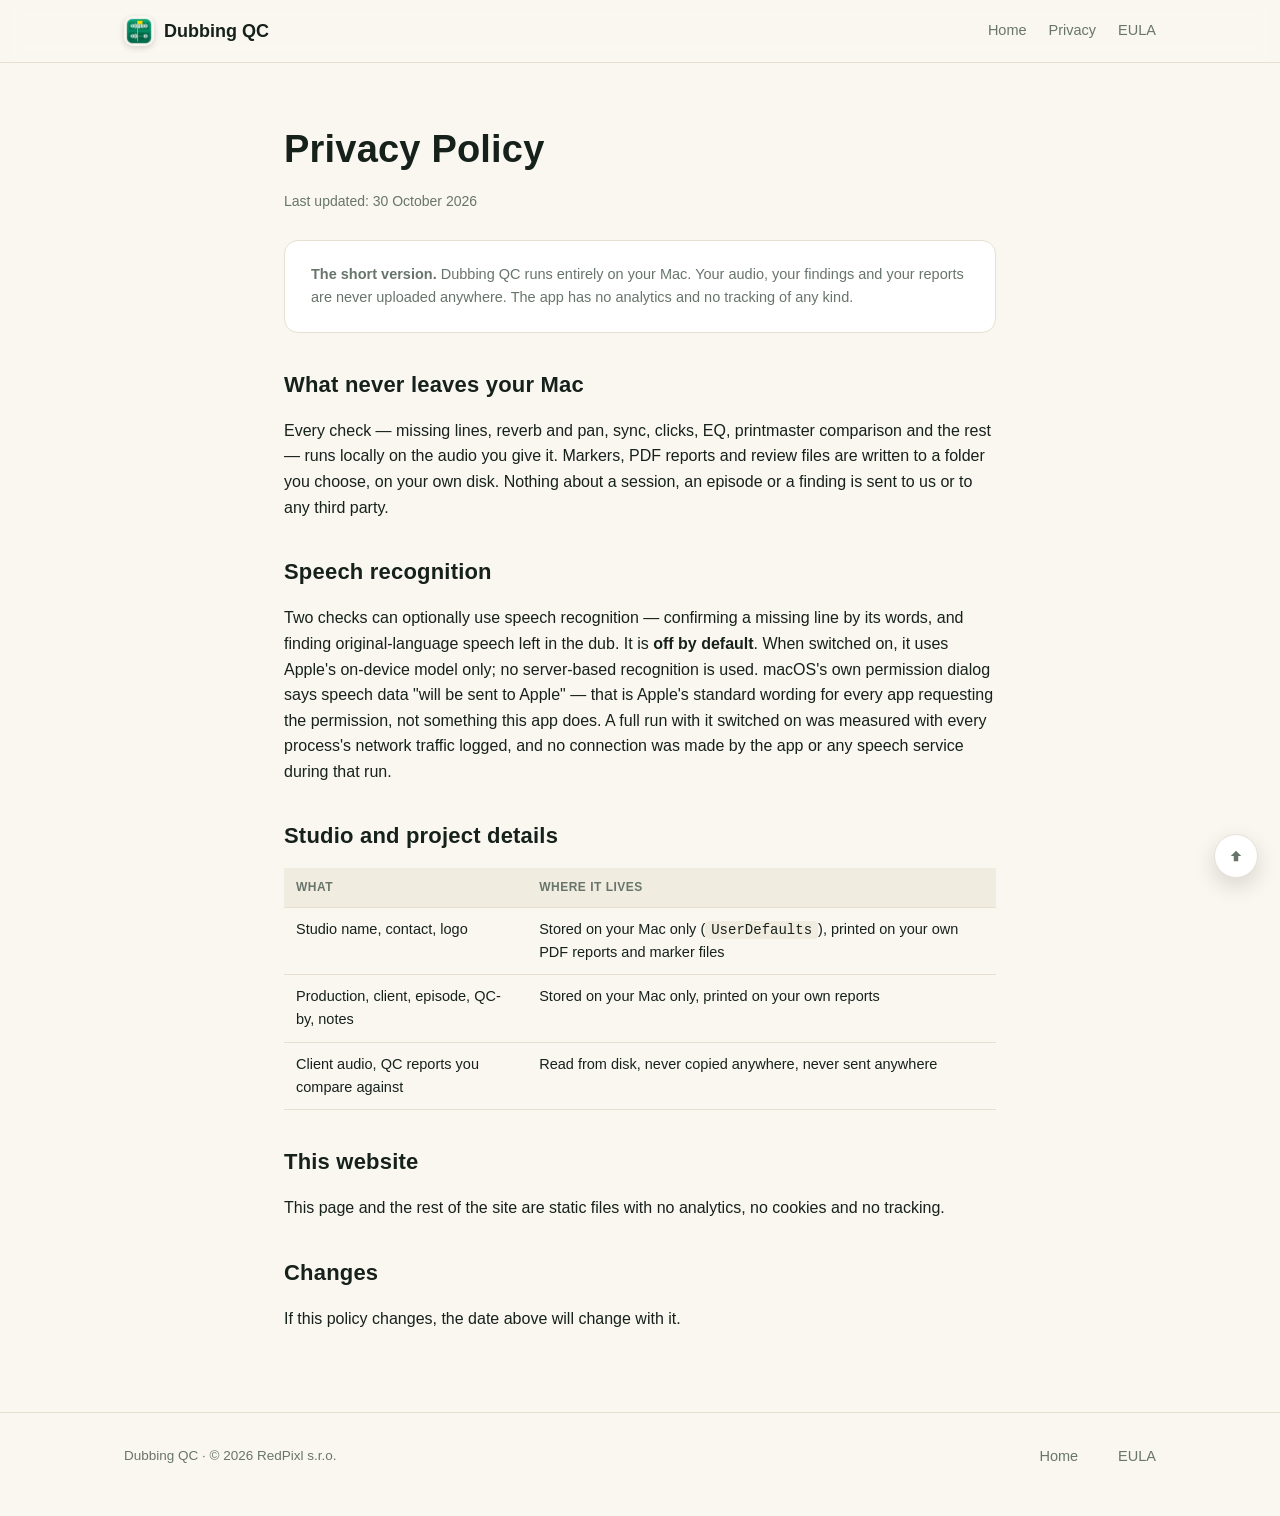
<file: privacy.html>
<!doctype html>
<html lang="en">
<head>
<meta charset="utf-8">
<link rel="canonical" href="https://dubbingqc.com/privacy.html">
<meta name="viewport" content="width=device-width, initial-scale=1">
<title>Privacy — Dubbing QC</title>
<meta name="description" content="What Dubbing QC does and does not send anywhere. Everything runs on your Mac; audio and findings are never uploaded.">
<meta name="theme-color" content="#127a52">
<link rel="icon" href="favicon-32.png" sizes="32x32">
<link rel="icon" href="icon-512.png" sizes="512x512">
<link rel="apple-touch-icon" href="apple-touch-icon.png">
<link rel="stylesheet" href="style.css">
<style>
  main.wrap { padding: 56px 24px 64px; max-width: 760px; }
  h1 { font-size: 38px; margin: 0 0 10px; }
  .updated { color: var(--muted); font-size: 14px; margin: 0 0 28px; }
  .card { margin: 24px 0; }
  h2 { font-size: 22px; margin: 34px 0 10px; }
  table { width: 100%; border-collapse: collapse; margin: 14px 0; font-size: 14.5px; }
  th, td { text-align: left; padding: 10px 12px; border-bottom: 1px solid var(--line); vertical-align: top; }
  th { background: var(--code-bg); font-size: 12px; text-transform: uppercase; letter-spacing: 0.5px; color: var(--muted); }
</style>
</head>
<body id="top">

<header><div class="wrap">
  <a class="mark" href="/"><img src="icon-512.png" alt="">Dubbing QC</a>
  <nav><a href="/">Home</a><a href="privacy.html">Privacy</a><a href="eula.html">EULA</a></nav>
</div></header>

<main class="wrap">
  <h1>Privacy Policy</h1>
  <p class="updated">Last updated: 30 October 2026</p>

  <div class="card" style="background:var(--surface);border:1px solid var(--line);border-radius:14px;padding:22px 26px;">
    <p><strong>The short version.</strong> Dubbing QC runs entirely on your Mac. Your audio, your findings and your reports are never uploaded anywhere. The app has no analytics and no tracking of any kind.</p>
  </div>

  <h2>What never leaves your Mac</h2>
  <p>Every check — missing lines, reverb and pan, sync, clicks, EQ, printmaster comparison and the rest — runs locally on the audio you give it. Markers, PDF reports and review files are written to a folder you choose, on your own disk. Nothing about a session, an episode or a finding is sent to us or to any third party.</p>

  <h2>Speech recognition</h2>
  <p>Two checks can optionally use speech recognition — confirming a missing line by its words, and finding original-language speech left in the dub. It is <strong>off by default</strong>. When switched on, it uses Apple's on-device model only; no server-based recognition is used. macOS's own permission dialog says speech data "will be sent to Apple" — that is Apple's standard wording for every app requesting the permission, not something this app does. A full run with it switched on was measured with every process's network traffic logged, and no connection was made by the app or any speech service during that run.</p>

  <h2>Studio and project details</h2>
  <table>
    <tr><th>What</th><th>Where it lives</th></tr>
    <tr><td>Studio name, contact, logo</td><td>Stored on your Mac only (<code>UserDefaults</code>), printed on your own PDF reports and marker files</td></tr>
    <tr><td>Production, client, episode, QC-by, notes</td><td>Stored on your Mac only, printed on your own reports</td></tr>
    <tr><td>Client audio, QC reports you compare against</td><td>Read from disk, never copied anywhere, never sent anywhere</td></tr>
  </table>

  <h2>This website</h2>
  <p>This page and the rest of the site are static files with no analytics, no cookies and no tracking.</p>

  <h2>Changes</h2>
  <p>If this policy changes, the date above will change with it.</p>
</main>

<a class="totop" href="#top" aria-label="Back to top"><svg viewBox="0 0 24 24" aria-hidden="true"><path d="M12 5l-7 7h4v7h6v-7h4z"/></svg></a>
<footer><div class="wrap">
  <p>Dubbing QC &middot; &copy; 2026 RedPixl s.r.o.</p>
  <nav><a href="/">Home</a><a href="eula.html">EULA</a></nav>
</div></footer>

</body>
</html>
</file>
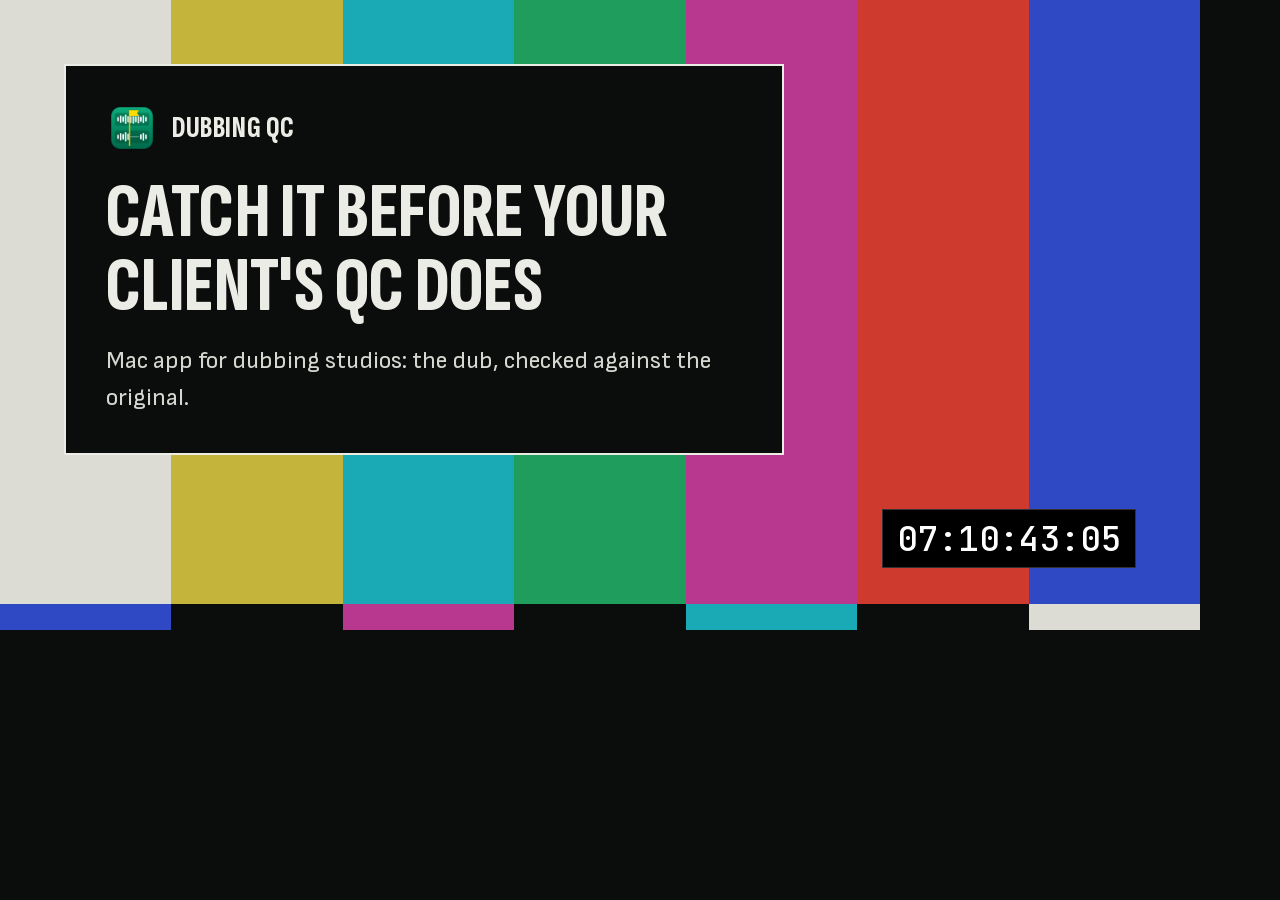
<file: .impeccable/og/og.html>
<!doctype html><html><head><meta charset="utf-8"><link rel="stylesheet" href="../../home.css"><style>
html,body{margin:0;width:1200px;height:630px;overflow:hidden;background:var(--ground)}
.card{position:relative;width:1200px;height:630px;display:grid;grid-template-rows:1fr 26px}
.b{display:grid;grid-template-columns:repeat(7,1fr)} .card .pluge{grid-area:auto}
.s{position:absolute;left:64px;top:64px;width:720px;background:var(--ground);border:2px solid var(--ink);padding:36px 40px}
.s .m{display:flex;align-items:center;gap:14px;font:800 30px var(--slate);text-transform:uppercase;letter-spacing:.02em}
.s .m img{width:52px;height:52px}
.s h1{font-size:78px;margin-top:22px}
.s p{margin-top:18px;font-size:24px;color:#d6d7d1}
.tc{position:absolute;right:64px;bottom:62px;background:#000;color:#fff;font:500 34px var(--tc);padding:6px 14px;border:1px solid #333}
</style></head><body><div class="card">
<div class="b"><i style="background:var(--b-white)"></i><i style="background:var(--b-yellow)"></i><i style="background:var(--b-cyan)"></i><i style="background:var(--b-green)"></i><i style="background:var(--b-magenta)"></i><i style="background:var(--b-red)"></i><i style="background:var(--b-blue)"></i></div>
<div class="pluge"><i style="background:var(--b-blue)"></i><i></i><i style="background:var(--b-magenta)"></i><i></i><i style="background:var(--b-cyan)"></i><i></i><i style="background:var(--b-white)"></i></div>
<div class="s"><div class="m"><img src="../../icon-512.png" alt="">Dubbing QC</div><h1>Catch it before your client's QC does</h1><p>Mac app for dubbing studios: the dub, checked against the original.</p></div>
<div class="tc">07:10:43:05</div></div></body></html>
</file>
<file: home.css>
/* dubbingqc.com home: the line-up at the head of a delivery master. */
@font-face { font-family: "Slate"; font-weight: 100 900; font-display: swap; src: url("fonts/sofia-sans-extra-condensed-latin.woff2") format("woff2"); unicode-range: U+0000-00FF, U+0131, U+0152-0153, U+02BB-02BC, U+02C6, U+02DA, U+02DC, U+0304, U+0308, U+0329, U+2000-206F, U+20AC, U+2122, U+2191, U+2193, U+2212, U+2215, U+FEFF, U+FFFD; }
@font-face { font-family: "Slate"; font-weight: 100 900; font-display: swap; src: url("fonts/sofia-sans-extra-condensed-latin-ext.woff2") format("woff2"); unicode-range: U+0100-02BA, U+02BD-02C5, U+02C7-02CC, U+02CE-02D7, U+02DD-02FF, U+1E00-1E9F, U+2C60-2C7F, U+A720-A7FF; }
@font-face { font-family: "Body"; font-weight: 100 900; font-display: swap; src: url("fonts/sofia-sans-latin.woff2") format("woff2"); unicode-range: U+0000-00FF, U+0131, U+0152-0153, U+02BB-02BC, U+02C6, U+02DA, U+02DC, U+0304, U+0308, U+0329, U+2000-206F, U+20AC, U+2122, U+2191, U+2193, U+2212, U+2215, U+FEFF, U+FFFD; }
@font-face { font-family: "Body"; font-weight: 100 900; font-display: swap; src: url("fonts/sofia-sans-latin-ext.woff2") format("woff2"); unicode-range: U+0100-02BA, U+02BD-02C5, U+02C7-02CC, U+02CE-02D7, U+02DD-02FF, U+1E00-1E9F, U+2C60-2C7F, U+A720-A7FF; }
@font-face { font-family: "TC"; font-weight: 500; font-display: swap; src: url("fonts/jetbrains-mono-500-latin.woff2") format("woff2"); }

:root {
  --ground: #0b0d0c;
  --panel: #131614;
  --rule: #2a2e2b;
  --ink: #ecece6;
  --muted: #a9ada7;
  /* 75% bars, each one a check family */
  --b-white: #dcdcd5;
  --b-yellow: #c4b43c;
  --b-cyan: #19aab5;
  --b-green: #1f9d5c;
  --b-magenta: #b8378f;
  --b-red: #cf3a2e;
  --b-blue: #2f48c4;
  --flag: #f5d000;
  --gap: #e0483b;
  --slate: "Slate", "Arial Narrow", sans-serif;
  --body: "Body", system-ui, sans-serif;
  --tc: "TC", ui-monospace, monospace;
  --wrap: 1200px;
  --ease: cubic-bezier(.16, 1, .3, 1);
}

* { box-sizing: border-box; }
html { scroll-behavior: smooth; scrollbar-color: #3a3f3b var(--ground); }
body { margin: 0; background: var(--ground); color: var(--ink); font: 400 18px/1.55 var(--body); -webkit-font-smoothing: antialiased; }
::selection { background: var(--flag); color: var(--ground); }
a { color: inherit; text-underline-offset: .18em; }
a:focus-visible, button:focus-visible, summary:focus-visible { outline: 3px solid var(--flag); outline-offset: 3px; }
img { max-width: 100%; height: auto; display: block; }
.wrap { max-width: var(--wrap); margin: 0 auto; padding: 0 32px; }
.tc { font-family: var(--tc); font-variant-numeric: tabular-nums; letter-spacing: .01em; }
h1, h2, h3 { font-family: var(--slate); font-weight: 800; text-transform: uppercase; line-height: .95; letter-spacing: .005em; margin: 0; text-wrap: balance; }
h2 { font-size: clamp(44px, 6vw, 76px); }
h3 { font-size: 28px; }
p { margin: 0; }

/* ---------- buttons ---------- */
.btn { display: inline-flex; align-items: center; gap: 10px; font: 800 22px/1 var(--slate); text-transform: uppercase; letter-spacing: .04em; padding: 16px 22px; text-decoration: none; border: 2px solid currentColor; transition: background .2s var(--ease), color .2s var(--ease), transform .2s var(--ease); }
.btn svg { width: 20px; height: 20px; }
.btn-go { background: #127a52; border-color: #127a52; color: #fff; }
.btn-go:hover { background: #0e6845; border-color: #0e6845; transform: translateY(-1px); }
.btn-line { color: var(--ink); }
.btn-line:hover { background: var(--ink); color: var(--ground); }

/* ---------- header ---------- */
.top { position: sticky; top: 0; z-index: 20; background: rgba(11, 13, 12, .94); border-bottom: 1px solid var(--rule); }
.top .wrap { display: flex; align-items: center; justify-content: space-between; height: 64px; max-width: none; }
.mark { display: flex; align-items: center; gap: 10px; font: 800 24px var(--slate); text-transform: uppercase; text-decoration: none; letter-spacing: .02em; }
.mark img { width: 32px; height: 32px; }
.top nav { display: flex; align-items: center; gap: 26px; font-size: 16px; }
.top nav a { text-decoration: none; color: var(--muted); }
.top nav a:hover { color: var(--ink); }
.top nav .btn { color: #fff; font-size: 18px; padding: 10px 14px; }

/* ---------- line-up: bars + slate ---------- */
.lineup { position: relative; display: grid; grid-template-columns: 1fr; grid-template-areas: "field" "pluge"; }
.bars { grid-area: field; display: grid; grid-template-columns: repeat(7, 1fr); min-height: 640px; }
.bars a { display: flex; flex-direction: column; justify-content: flex-end; gap: 2px; padding: 18px 16px; color: var(--ground); text-decoration: none; transition: filter .25s var(--ease); }
.bars a:hover { filter: brightness(1.12); }
.bars a b { font: 800 26px/1 var(--slate); text-transform: uppercase; }
.bars a span { font: 500 14px var(--tc); }
.bars a.inv { color: #fff; }
.pluge { grid-area: pluge; display: grid; grid-template-columns: repeat(7, 1fr); height: 34px; }
.foot .pluge { grid-area: auto; }
.pluge i:nth-child(odd) { background: var(--ground); }
.slate { grid-area: field; align-self: start; justify-self: start; position: relative; z-index: 2; margin: 48px 0 104px max(32px, calc((100vw - var(--wrap)) / 2 + 32px)); width: min(700px, calc(100% - 64px)); background: var(--ground); border: 2px solid var(--ink); padding: 40px 44px 36px; }
.slate h1 { font-size: clamp(52px, 5.6vw, 84px); }
.slate .promise { margin-top: 18px; font-size: 21px; color: #d6d7d1; max-width: 56ch; }
.fields { display: grid; grid-template-columns: repeat(3, auto); justify-content: start; gap: 0; margin: 26px 0 28px; border-top: 1px solid var(--rule); border-bottom: 1px solid var(--rule); }
.fields div { padding: 10px 22px 10px 0; margin-right: 22px; border-right: 1px solid var(--rule); font-size: 15px; color: var(--muted); }
.fields div:last-child { border-right: 0; }
.fields b { display: block; font: 800 20px var(--slate); text-transform: uppercase; color: var(--ink); }
.actions { display: flex; flex-wrap: wrap; gap: 14px; align-items: center; }
.actions small { flex-basis: 100%; font-size: 15px; color: var(--muted); margin-top: 4px; }
.burnin { grid-area: field; align-self: end; justify-self: end; position: relative; z-index: 2; margin: 0 max(32px, calc((100vw - var(--wrap)) / 2 + 32px)) 104px 0; background: #000; color: #fff; font-size: 34px; padding: 6px 14px; border: 1px solid #333; }

/* ---------- lined-up tracks ---------- */
.tracks { overflow-x: clip; padding: 88px 0 96px; border-bottom: 1px solid var(--rule); }
.stage { margin-top: 64px; }
.tracks-head { display: flex; justify-content: space-between; align-items: end; gap: 32px; flex-wrap: wrap; margin-bottom: 40px; }
.tracks-head p { max-width: 52ch; color: var(--muted); margin-top: 14px; }
.switch { display: inline-flex; border: 2px solid var(--ink); }
.switch button { font: 800 20px var(--slate); text-transform: uppercase; letter-spacing: .04em; background: none; color: var(--ink); border: 0; padding: 10px 18px; cursor: pointer; }
.switch button + button { border-left: 2px solid var(--ink); }
.switch button[aria-pressed="true"] { background: var(--ink); color: var(--ground); }
.stage { position: relative; }
.lane { position: relative; height: 92px; margin-bottom: 20px; background: var(--panel); transition: opacity .35s var(--ease); }
.lane-label { position: absolute; left: 0; top: 0; background: var(--panel); padding: 6px 10px; font: 800 16px var(--slate); text-transform: uppercase; letter-spacing: .08em; color: var(--muted); z-index: 2; }
.lane svg { position: absolute; inset: 0; width: 100%; height: 100%; }
.lane svg rect { fill: #cfd3cc; }
.gapbox { position: absolute; top: 6px; bottom: 6px; border: 2px dashed var(--gap); background: rgba(224, 72, 59, .08); }
.shift { position: absolute; top: 6px; bottom: 6px; border: 2px dashed var(--flag); }
.flag { position: absolute; top: calc(-34px - var(--lift, 0px)); height: calc(100% + 34px + var(--lift, 0px)); width: 3px; background: var(--flag); transform-origin: bottom; transition: filter .3s; }
.flag::before { content: ""; position: absolute; left: 3px; top: 0; width: 26px; height: 18px; background: var(--flag); clip-path: polygon(0 0, 100% 0, 78% 50%, 100% 100%, 0 100%); }
.flag span { position: absolute; z-index: 1; left: 34px; top: -2px; white-space: nowrap; font: 500 13px var(--tc); color: var(--ink); background: var(--ground); padding: 1px 6px; }
.flag.flip span { left: auto; right: 8px; }
.flag.hot { filter: drop-shadow(0 2px 10px rgba(245, 208, 0, .55)); }
.playhead { position: absolute; top: -10px; bottom: 0; width: 2px; background: #fff; opacity: .85; pointer-events: none; }
.stage[data-view="ov"] .lane-dub, .stage[data-view="dub"] .lane-ov { opacity: .28; }
.stage[data-view="ov"] .gapbox, .stage[data-view="ov"] .shift, .stage[data-view="ov"] .flag { opacity: .2; }
.legend { display: none; list-style: none; margin: 18px 0 0; padding: 0; font-size: 14px; }
.legend li { display: flex; align-items: center; gap: 10px; padding: 6px 0; }
.legend li::before { content: ""; width: 16px; height: 11px; background: var(--flag); clip-path: polygon(0 0, 100% 0, 78% 50%, 100% 100%, 0 100%); }
.stage-note { margin-top: 18px; font-size: 14px; color: var(--muted); }

/* ---------- proof ---------- */
.proof { padding: 104px 0; }
.proof-grid { display: grid; grid-template-columns: minmax(0, 1.65fr) minmax(0, 1fr); gap: 48px; align-items: start; margin-top: 44px; }
.shot { display: block; cursor: zoom-in; border: 1px solid var(--rule); box-shadow: 0 24px 60px rgba(0, 0, 0, .55); transition: transform .3s var(--ease); }
.shot:hover { transform: translateY(-3px); }
.shot.crop img { aspect-ratio: 16 / 9; object-fit: cover; object-position: 50% 0; }
.shot.crop-mid img { object-position: 50% 42%; }
.ledger { border-top: 2px solid var(--ink); }
.ledger-row { display: grid; grid-template-columns: 1fr auto; gap: 16px; align-items: baseline; padding: 18px 0; border-bottom: 1px solid var(--rule); }
.ledger-row b { font: 800 46px/1 var(--slate); }
.ledger-row b.ok { color: var(--b-green); }
.ledger-row b.extra { color: var(--ink); }
.ledger p.small { margin-top: 18px; font-size: 15px; color: var(--muted); }

/* ---------- checks: numbered contents map ---------- */
.checks { padding: 104px 0; background: var(--panel); }
.checks .intro { margin-top: 16px; color: var(--muted); max-width: 60ch; }
.families { margin-top: 48px; display: grid; gap: 0; }
.family { display: grid; grid-template-columns: 220px 1fr; border-top: 1px solid var(--rule); scroll-margin-top: 80px; }
.family:last-child { border-bottom: 1px solid var(--rule); }
.family > h3 { padding: 22px 20px 22px 0; display: flex; align-items: center; gap: 14px; font-size: 30px; }
.family > h3 i { width: 18px; height: 42px; flex: none; }
.family ol { list-style: none; margin: 0; padding: 0 0 0 22px; border-left: 1px solid var(--rule); }
.family li { display: grid; grid-template-columns: 54px 1fr; gap: 12px; padding: 20px 0; }
.family li + li { border-top: 1px solid var(--rule); }
.family li .tc { color: var(--muted); font-size: 15px; padding-top: 3px; }
.family li b { display: block; font-weight: 600; }
.family li p { color: var(--muted); font-size: 16px; margin-top: 2px; max-width: 70ch; }
.pair { display: grid; grid-template-columns: 1fr 1fr; gap: 28px; margin-top: 56px; }
.pair figcaption { margin-top: 12px; font-size: 15px; color: var(--muted); }

/* ---------- countdown: how it works ---------- */
.count { padding: 104px 0; }
.leader { display: grid; grid-template-columns: repeat(3, 1fr); gap: 28px; margin-top: 48px; }
.leader figure { margin: 0; }
.dial { position: relative; aspect-ratio: 4 / 3; background: #1c1f1d; display: grid; place-items: center; overflow: hidden; }
.dial::before, .dial::after { content: ""; position: absolute; background: #3b403c; }
.dial::before { left: 50%; top: 0; bottom: 0; width: 2px; }
.dial::after { top: 50%; left: 0; right: 0; height: 2px; }
.dial .ring { position: absolute; width: 62%; aspect-ratio: 1; border-radius: 50%; border: 2px solid #d9dbd4; }
.dial .ring + .ring { width: 74%; border-color: #6b706c; }
.dial b { position: relative; z-index: 1; font: 800 clamp(90px, 11vw, 150px)/1 var(--slate); }
.leader figcaption { margin-top: 18px; }
.leader figcaption p { color: var(--muted); margin-top: 8px; font-size: 17px; }

/* ---------- export ---------- */
.export { padding: 104px 0; background: var(--panel); }
.export-grid { display: grid; grid-template-columns: minmax(0, 1fr) minmax(0, 1fr); gap: 48px; align-items: center; margin-top: 44px; }
.formats { border-top: 2px solid var(--ink); }
.formats div { display: grid; grid-template-columns: 1fr auto; padding: 16px 0; border-bottom: 1px solid var(--rule); font-size: 19px; }
.formats .tc { color: var(--muted); font-size: 16px; }
.formats p { font-size: 15px; color: var(--muted); padding-top: 14px; grid-column: 1 / -1; }

/* ---------- prices ---------- */
.prices { padding: 104px 0; }
.rate { margin-top: 44px; border-top: 2px solid var(--ink); }
.rate-row { display: grid; grid-template-columns: 1.1fr 2fr auto; gap: 28px; align-items: center; padding: 26px 0; border-bottom: 1px solid var(--rule); }
.rate-row h3 { font-size: 34px; }
.rate-row p { color: var(--muted); }
.rate-row .amount { font: 800 48px/1 var(--slate); text-align: right; white-space: nowrap; }
.rate-row .amount small { display: block; font: 500 13px var(--tc); color: var(--muted); margin-top: 6px; }
.rate-row.trial h3 { color: var(--b-green); }
.rate-actions { display: flex; flex-wrap: wrap; gap: 14px; margin-top: 32px; align-items: center; }
.rate-actions p { color: var(--muted); font-size: 15px; }

/* ---------- faq ---------- */
.faq { padding: 96px 0 104px; background: var(--panel); }
.faq-list { margin-top: 40px; border-top: 2px solid var(--ink); max-width: 900px; }
.faq details { border-bottom: 1px solid var(--rule); }
.faq summary { cursor: pointer; list-style: none; padding: 22px 40px 22px 0; position: relative; font: 800 28px/1.05 var(--slate); text-transform: uppercase; }
.faq summary::-webkit-details-marker { display: none; }
.faq summary::after { content: ""; position: absolute; right: 6px; top: 30px; width: 12px; height: 12px; border-right: 2px solid var(--ink); border-bottom: 2px solid var(--ink); transform: rotate(45deg); transition: transform .25s var(--ease); }
.faq details[open] summary::after { transform: rotate(225deg); top: 36px; }
.faq details p { padding: 0 0 24px; color: #cfd1cb; max-width: 70ch; }

/* ---------- footer ---------- */
.foot { border-top: 1px solid var(--rule); }
.foot .pluge { height: 14px; }
.foot .wrap { display: flex; justify-content: space-between; gap: 24px; flex-wrap: wrap; padding-top: 28px; padding-bottom: 40px; font-size: 15px; color: var(--muted); }
.foot nav { display: flex; gap: 22px; }
.foot a { text-decoration: none; }
.foot a:hover { color: var(--ink); }

/* ---------- lightbox ---------- */
.lb:focus { outline: none; }
.lb { position: fixed; inset: 0; z-index: 100; display: none; flex-direction: column; align-items: center; justify-content: center; gap: 16px; padding: 24px; background: rgba(5, 6, 6, .94); cursor: zoom-out; }
.lb.open { display: flex; }
.lb img { max-width: min(96vw, 1600px); max-height: 84vh; box-shadow: 0 30px 90px rgba(0, 0, 0, .6); }
.lb p { color: #d6d7d1; font-size: 15px; max-width: 760px; text-align: center; }

/* ---------- responsive ---------- */
@media (max-width: 980px) {
  .top nav a:not(.btn) { display: none; }
  .bars { min-height: 0; grid-template-columns: repeat(7, 1fr); }
  .bars a { min-height: 104px; padding: 8px 4px; }
  .bars a b { font-size: 15px; writing-mode: vertical-rl; transform: rotate(180deg); }
  .bars a span { display: none; }
  .slate { grid-area: slate; width: auto; margin: 0; border: 0; border-bottom: 1px solid var(--rule); padding: 28px 20px 24px; }
  .lineup { grid-template-areas: "field" "pluge" "slate"; }
  .burnin { grid-area: field; align-self: start; justify-self: end; margin: 8px; font-size: 16px; padding: 3px 8px; }
  .proof-grid, .export-grid, .pair { grid-template-columns: 1fr; }
  .family { grid-template-columns: 1fr; }
  .family > h3 { padding-bottom: 6px; }
  .family ol { border-left: 0; padding-left: 0; }
  .leader { grid-template-columns: 1fr; }
  .rate-row { grid-template-columns: 1fr auto; }
  .rate-row p { grid-column: 1 / -1; grid-row: 2; }
}
@media (max-width: 560px) {
  body { font-size: 17px; }
  .slate h1 { font-size: 44px; }
  .slate .promise { font-size: 17px; margin-top: 12px; }
  .fields { margin: 18px 0; }
  .fields div { padding: 6px 0; }
  .bars a b { font-size: 14px; }
  .bars a { min-height: 112px; padding-top: 36px; }
  .wrap { padding: 0 20px; }
  .fields { grid-template-columns: 1fr; }
  .fields div { border-right: 0; border-bottom: 1px solid var(--rule); margin-right: 0; }
  .fields div:last-child { border-bottom: 0; }
  .flag span { display: none; }
  .flag { --lift: 0px !important; }
  .stage { margin-top: 56px; }
  .legend { display: block; }
  .rate-row { grid-template-columns: 1fr; gap: 10px; }
  .rate-row p { grid-row: auto; }
  .rate-row .amount { text-align: left; white-space: normal; }
  .tracks-head { align-items: start; }
}
@media (prefers-reduced-motion: reduce) {
  html { scroll-behavior: auto; }
  *, *::before, *::after { transition: none !important; }
}
</file>
<file: style.css>
:root {
  --bg: #faf7f1;
  --surface: #ffffff;
  --ink: #16211b;
  --muted: #68756b;
  --line: #e7e0d2;
  --accent: #127a52;
  --accent-ink: #ffffff;
  --accent-soft: #e2f1ea;
  --marker: #b98900;
  --marker-soft: #fff4cc;
  --warn: #a4521a;
  --warn-soft: #fbece0;
  --code-bg: #f1ece0;
  --maxw: 1080px;
  color-scheme: light;
}
@media (prefers-color-scheme: dark) {
  :root {
    --bg: #11140f;
    --surface: #181d16;
    --ink: #ece7d8;
    --muted: #9da594;
    --line: #2b3026;
    --accent: #3ec48b;
    --accent-ink: #0c1310;
    --accent-soft: #1b2e24;
    --marker: #f2c53d;
    --marker-soft: #2d2710;
    --warn: #f0a26a;
    --warn-soft: #2e1f14;
    --code-bg: #1e221b;
    color-scheme: dark;
  }
}
* { box-sizing: border-box; }
html { scroll-behavior: smooth; }
body {
  margin: 0;
  background: var(--bg);
  color: var(--ink);
  font: 16px/1.6 "IBM Plex Sans", -apple-system, "Helvetica Neue", Arial, sans-serif;
  -webkit-font-smoothing: antialiased;
}
.wrap { max-width: var(--maxw); margin: 0 auto; padding: 0 24px; }
a { color: var(--accent); }
h1, h2, h3 { font-family: "Barlow Semi Condensed", "Arial Narrow", sans-serif; font-weight: 600; letter-spacing: 0.2px; }
code, .mono { font: 14px/1.4 "IBM Plex Mono", ui-monospace, Menlo, monospace; background: var(--code-bg); padding: 1px 6px; border-radius: 4px; }

header { position: sticky; top: 0; z-index: 40; background: color-mix(in srgb, var(--bg) 88%, transparent); backdrop-filter: blur(10px); border-bottom: 1px solid var(--line); }
header .wrap { display: flex; align-items: center; justify-content: space-between; padding: 16px 24px; gap: 16px; flex-wrap: wrap; }
.mark { display: flex; align-items: center; gap: 10px; font-weight: 700; font-size: 18px; color: var(--ink); text-decoration: none; font-family: "Barlow Semi Condensed", sans-serif; }
.mark img { width: 30px; height: 30px; border-radius: 9px; display: block; box-shadow: 0 2px 6px rgba(0,0,0,0.15); }
nav { display: flex; align-items: center; gap: 22px; font-size: 14.5px; flex-wrap: wrap; row-gap: 8px; }
nav a { color: var(--muted); text-decoration: none; white-space: nowrap; }
nav a:hover { color: var(--accent); }
nav a.buy { color: var(--accent); font-weight: 600; }

.hero { padding: 88px 0 60px; text-align: center; }
.hero-icon { display: block; width: 168px; height: 168px; border-radius: 36px; box-shadow: 0 24px 56px rgba(18, 122, 82, 0.22); margin: 0 auto 28px; }
.badge {
  display: inline-flex; align-items: center; gap: 7px; font: 600 12.5px/1 "IBM Plex Mono", monospace;
  letter-spacing: 0.4px; text-transform: uppercase; color: var(--accent); background: var(--accent-soft);
  padding: 7px 13px; border-radius: 20px; margin-bottom: 24px;
}
.badge::before { content: ""; width: 7px; height: 7px; border-radius: 50%; background: var(--accent); }
.hero h1 { font-size: 60px; line-height: 1.04; margin: 0 0 20px; letter-spacing: -0.5px; }
.hero .lead { max-width: 680px; margin: 0 auto; font-size: 20px; line-height: 1.6; color: var(--muted); }
.hero .sub { max-width: 620px; margin: 14px auto 0; font-size: 16px; color: var(--muted); }
.hero-actions { margin-top: 34px; display: flex; gap: 14px; justify-content: center; flex-wrap: wrap; }
.btn {
  display: inline-block; padding: 14px 28px; border-radius: 12px; font-weight: 600; font-size: 15px;
  text-decoration: none; border: 1px solid transparent; transition: transform 0.12s ease, box-shadow 0.12s ease, opacity 0.12s ease, border-color 0.12s ease, color 0.12s ease;
}
.btn.primary { background: var(--accent); color: var(--accent-ink); box-shadow: 0 10px 24px rgba(18, 122, 82, 0.28); }
.btn.primary:hover { transform: translateY(-1px); box-shadow: 0 14px 30px rgba(18, 122, 82, 0.34); text-decoration: none; }
.btn.ghost { background: transparent; color: var(--ink); border-color: var(--line); }
.btn.ghost:hover { border-color: var(--accent); color: var(--accent); text-decoration: none; }

.shotwrap { margin: 52px auto 0; max-width: 980px; padding: 0 24px; }
.shotwrap img { width: 100%; border-radius: 16px; border: 1px solid var(--line); box-shadow: 0 34px 80px rgba(20, 30, 24, 0.14); display: block; }
.shotcap { text-align: center; color: var(--muted); font-size: 13.5px; margin-top: 14px; }

.shotwrap.gallery { display: grid; grid-template-columns: repeat(3, 1fr); gap: 18px; }
.shotwrap.gallery .shotcap { grid-column: 1 / -1; }
.shotwrap.gallery.two { grid-template-columns: repeat(2, 1fr); padding: 0; }
a.shot { display: block; cursor: zoom-in; border-radius: 16px; }
a.shot img { transition: transform 0.15s ease, box-shadow 0.15s ease; }
a.shot:hover img { transform: translateY(-3px); box-shadow: 0 40px 90px rgba(20, 30, 24, 0.2); }
@media (max-width: 760px) { .shotwrap.gallery, .shotwrap.gallery.two { grid-template-columns: 1fr; } }

.lb {
  position: fixed; inset: 0; background: rgba(10, 16, 12, 0.92); display: none;
  flex-direction: column; align-items: center; justify-content: center; gap: 14px;
  padding: 32px; z-index: 100; cursor: zoom-out;
}
.lb.open { display: flex; }
.lb img { max-width: min(96vw, 1400px); max-height: 82vh; border-radius: 10px; box-shadow: 0 30px 90px rgba(0,0,0,0.5); }
.lb p { color: #ece7d8; font-size: 14.5px; max-width: 760px; text-align: center; margin: 0; }

section { padding: 72px 0; border-top: 1px solid var(--line); }
section h2 { font-size: 36px; margin: 0 0 12px; text-align: center; }
section .intro { max-width: 680px; margin: 0 auto 44px; text-align: center; color: var(--muted); font-size: 16.5px; }

.grid { display: grid; grid-template-columns: repeat(auto-fit, minmax(230px, 1fr)); gap: 16px; }
.card { background: var(--surface); border: 1px solid var(--line); border-radius: 16px; padding: 24px; }
.card h3 { font-size: 19px; margin: 0 0 8px; }
.card p { margin: 0; color: var(--muted); font-size: 14.5px; }

.checklist { list-style: none; margin: 0; padding: 0; display: grid; grid-template-columns: repeat(auto-fit, minmax(260px, 1fr)); gap: 10px 24px; max-width: 900px; margin-left: auto; margin-right: auto; }
.checklist li { padding-left: 26px; position: relative; font-size: 15px; }
.checklist li::before { content: "✓"; position: absolute; left: 0; color: var(--accent); font-weight: 700; }

.daw-row { display: flex; justify-content: center; gap: 14px; flex-wrap: wrap; margin-top: 28px; }
.daw-pill {
  font: 600 14px/1 "IBM Plex Mono", monospace; background: var(--code-bg); border: 1px solid var(--line);
  padding: 10px 16px; border-radius: 9px; color: var(--ink);
}

/* Pricing / buy */
.pricing-card {
  max-width: 760px; margin: 0 auto; background: var(--surface); border: 1px solid var(--line);
  border-radius: 20px; padding: 40px 44px; text-align: center; box-shadow: 0 24px 56px rgba(20,30,24,0.08);
}
.pricing-card .price-amount { font-family: "Barlow Semi Condensed", sans-serif; font-size: 44px; font-weight: 600; margin: 4px 0 2px; }
.pricing-card .price-note { color: var(--muted); font-size: 14px; margin: 0 0 24px; }
.pricing-tiers { display: grid; grid-template-columns: repeat(auto-fit, minmax(220px, 1fr)); gap: 16px; margin-top: 28px; text-align: left; }
.tier { border: 1px solid var(--line); border-radius: 14px; padding: 20px; background: var(--bg); }
.tier h4 { margin: 0 0 6px; font-family: "Barlow Semi Condensed", sans-serif; font-size: 18px; }
.tier p { margin: 0; color: var(--muted); font-size: 14px; }
.tier .tier-price { font-weight: 600; color: var(--ink); margin-top: 8px; display: block; }

/* FAQ */
.faq { max-width: 740px; margin: 0 auto; }
.faq details {
  border-top: 1px solid var(--line); padding: 18px 0;
}
.faq details:last-child { border-bottom: 1px solid var(--line); }
.faq summary {
  cursor: pointer; font-weight: 600; font-size: 16px; list-style: none; display: flex;
  align-items: center; justify-content: space-between; gap: 16px;
}
.faq summary::-webkit-details-marker { display: none; }
.faq summary::marker { content: ""; }
.faq summary::after { content: "+"; font-size: 22px; color: var(--accent); font-weight: 400; flex-shrink: 0; transition: transform 0.15s ease; }
.faq details[open] summary::after { transform: rotate(45deg); }
.faq p { color: var(--muted); font-size: 15px; margin: 12px 0 0; max-width: 620px; }

.status-card { max-width: 720px; margin: 0 auto; background: var(--accent-soft); border-radius: 16px; padding: 32px 36px; text-align: center; }
.status-card h2 { margin-top: 0; }
.status-card p { color: var(--ink); font-size: 16px; margin: 0; }

footer { border-top: 1px solid var(--line); padding: 32px 0 48px; }
footer .wrap { display: flex; justify-content: space-between; align-items: center; flex-wrap: wrap; gap: 12px; }
footer p { color: var(--muted); font-size: 13.5px; margin: 0; }
footer nav a { margin-left: 18px; }

.totop {
  position: fixed; right: 22px; bottom: 22px; z-index: 50;
  width: 44px; height: 44px; border-radius: 50%;
  display: flex; align-items: center; justify-content: center;
  background: var(--surface); border: 1px solid var(--line); box-shadow: 0 8px 22px rgba(0,0,0,0.14);
  color: var(--muted); text-decoration: none; transition: color 0.15s ease, border-color 0.15s ease, transform 0.15s ease;
}
.totop svg { width: 18px; height: 18px; fill: currentColor; }
.totop:hover { color: var(--accent); border-color: var(--accent); transform: translateY(-2px); }
@media (max-width: 640px) { .totop { right: 14px; bottom: 14px; } }

@media (max-width: 640px) {
  .hero h1 { font-size: 38px; }
  section { padding: 52px 0; }
  .pricing-card { padding: 28px 24px; }
  header .wrap { justify-content: flex-start; }
  nav { gap: 14px; font-size: 14px; }
  .pricing-tiers { grid-template-columns: 1fr; }
}
</file>
